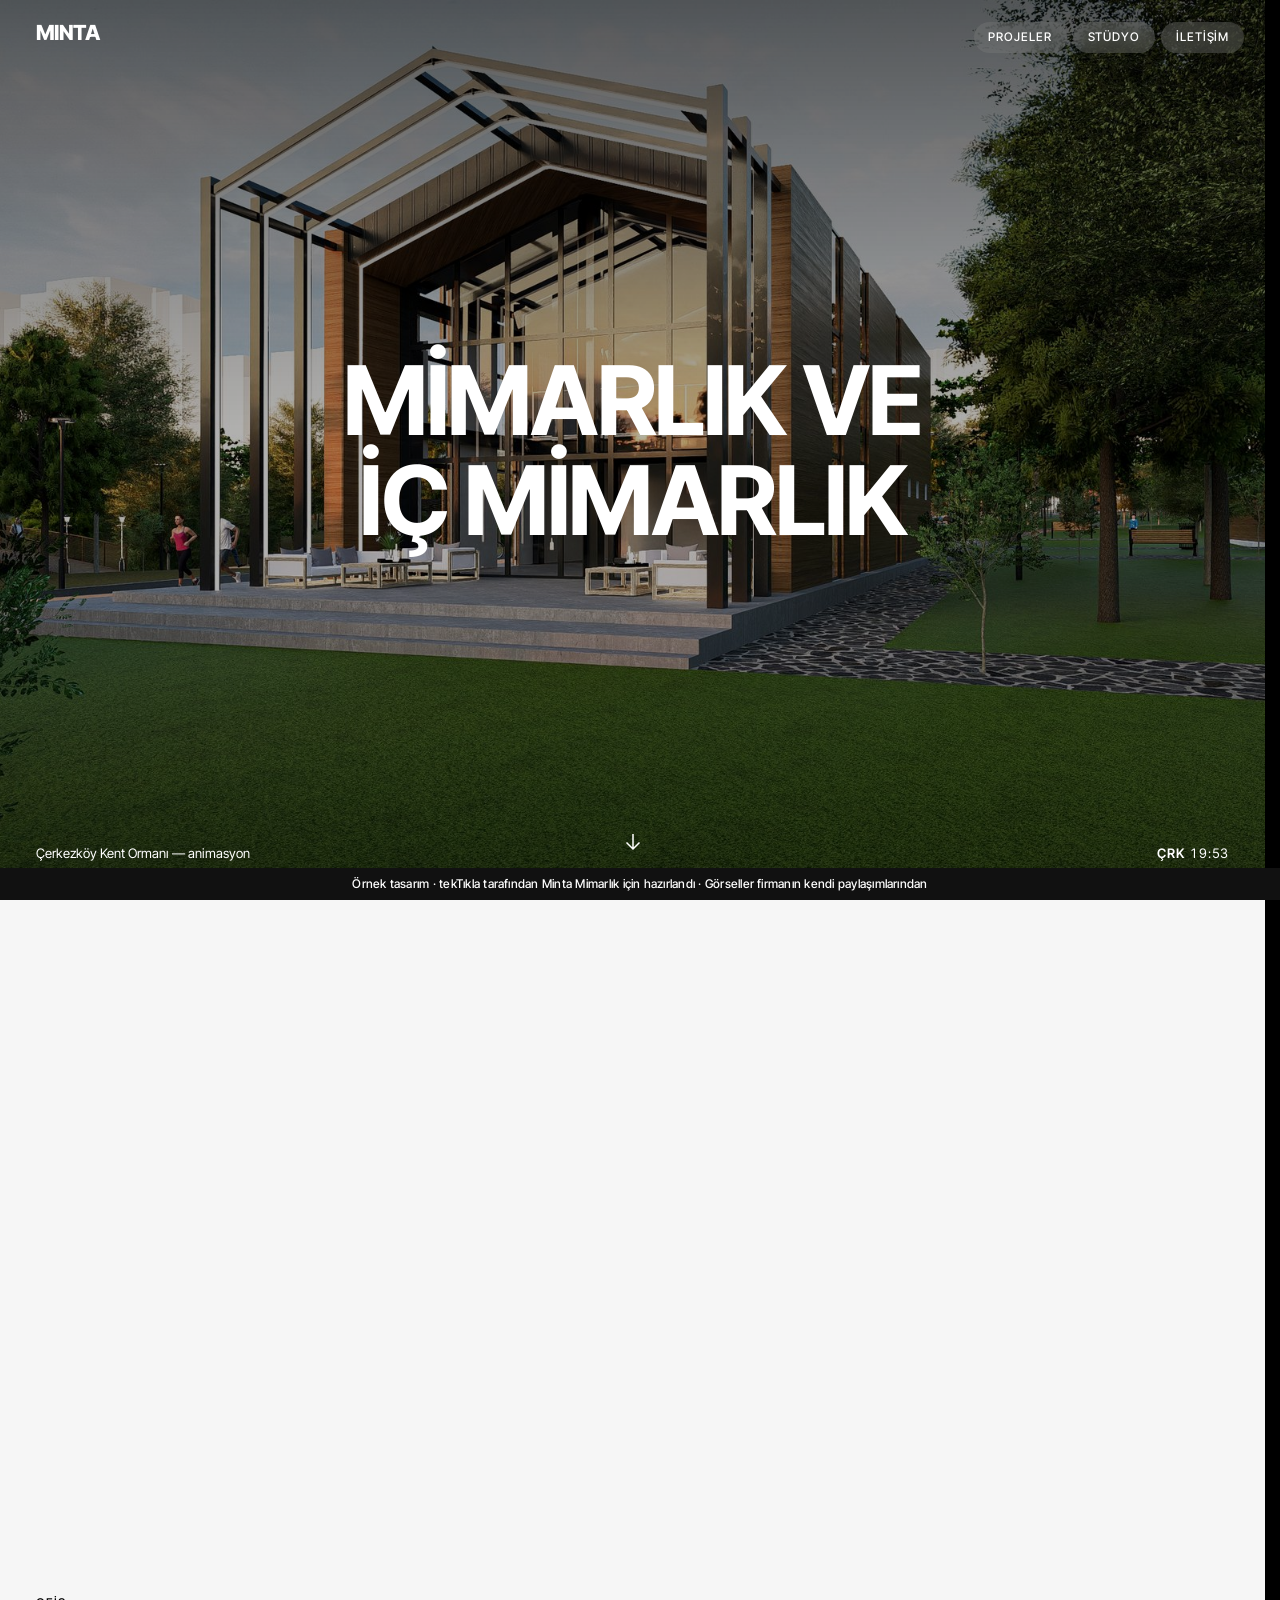
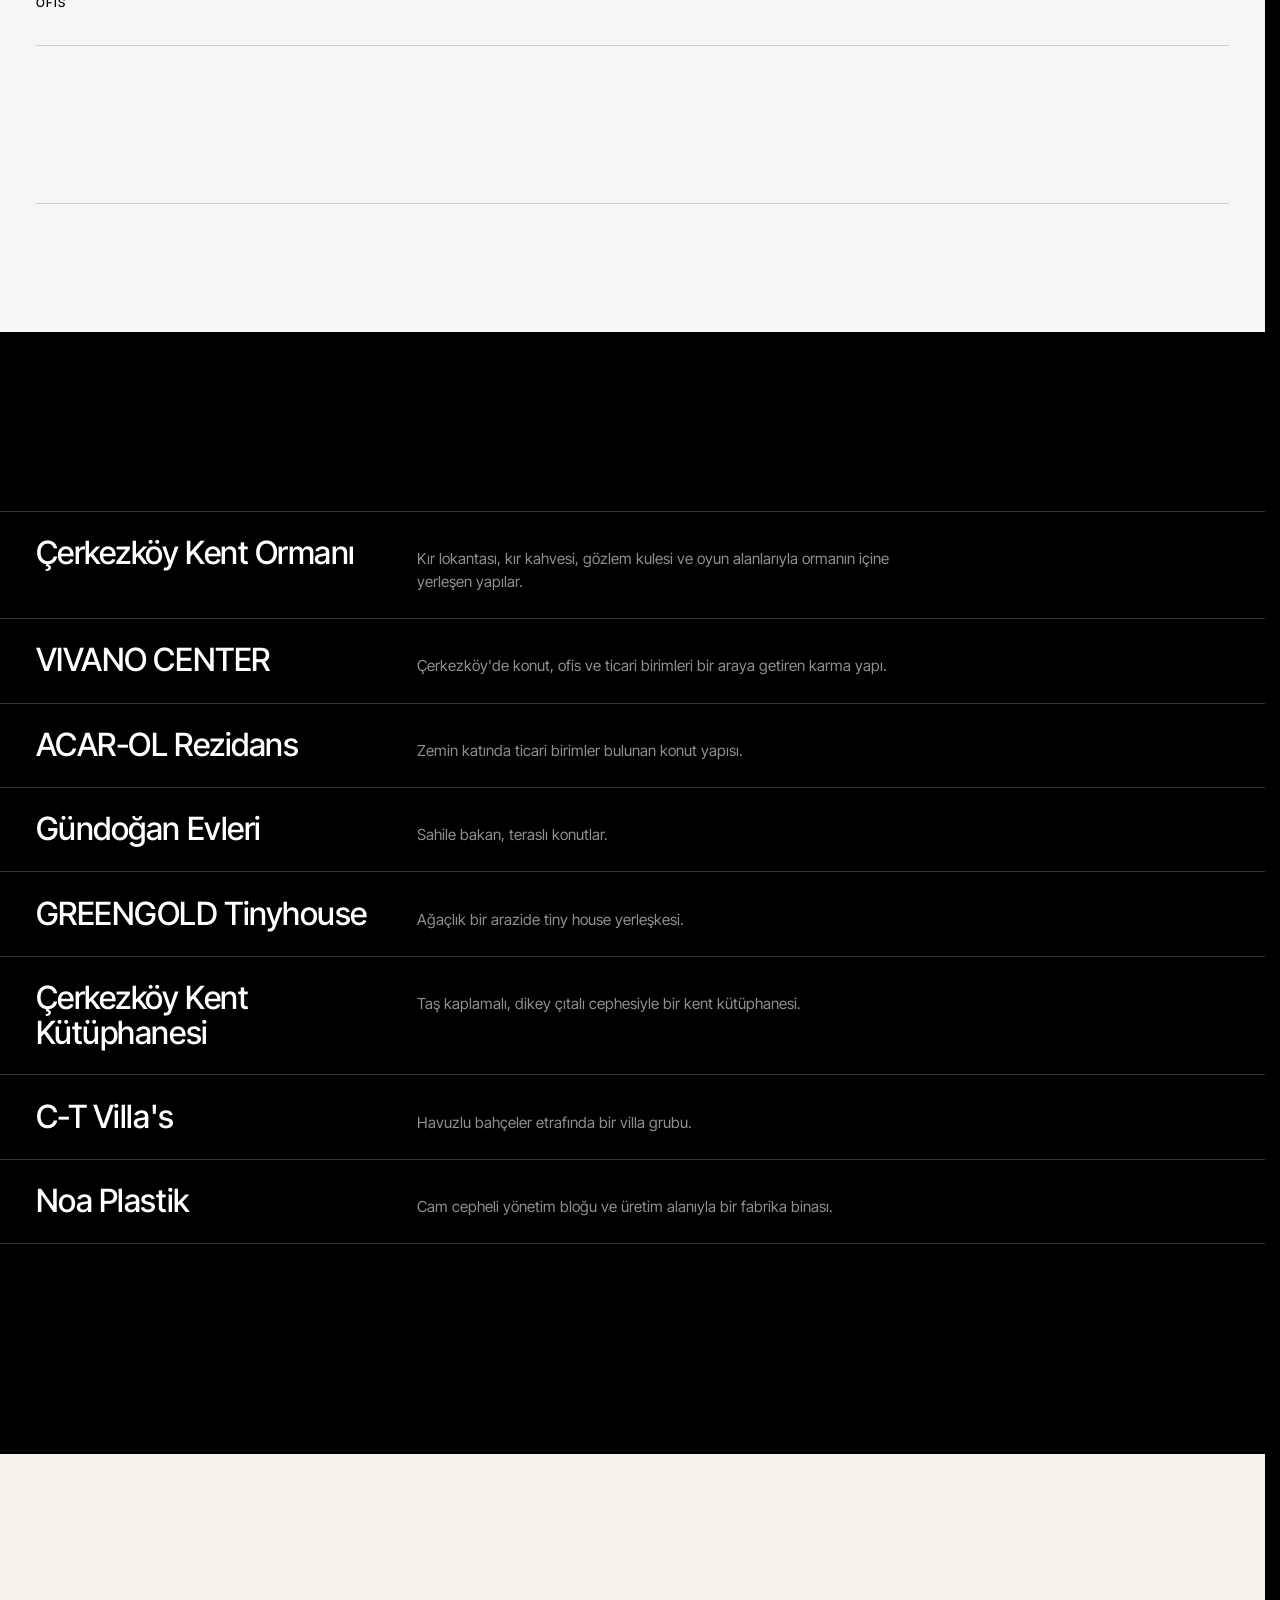
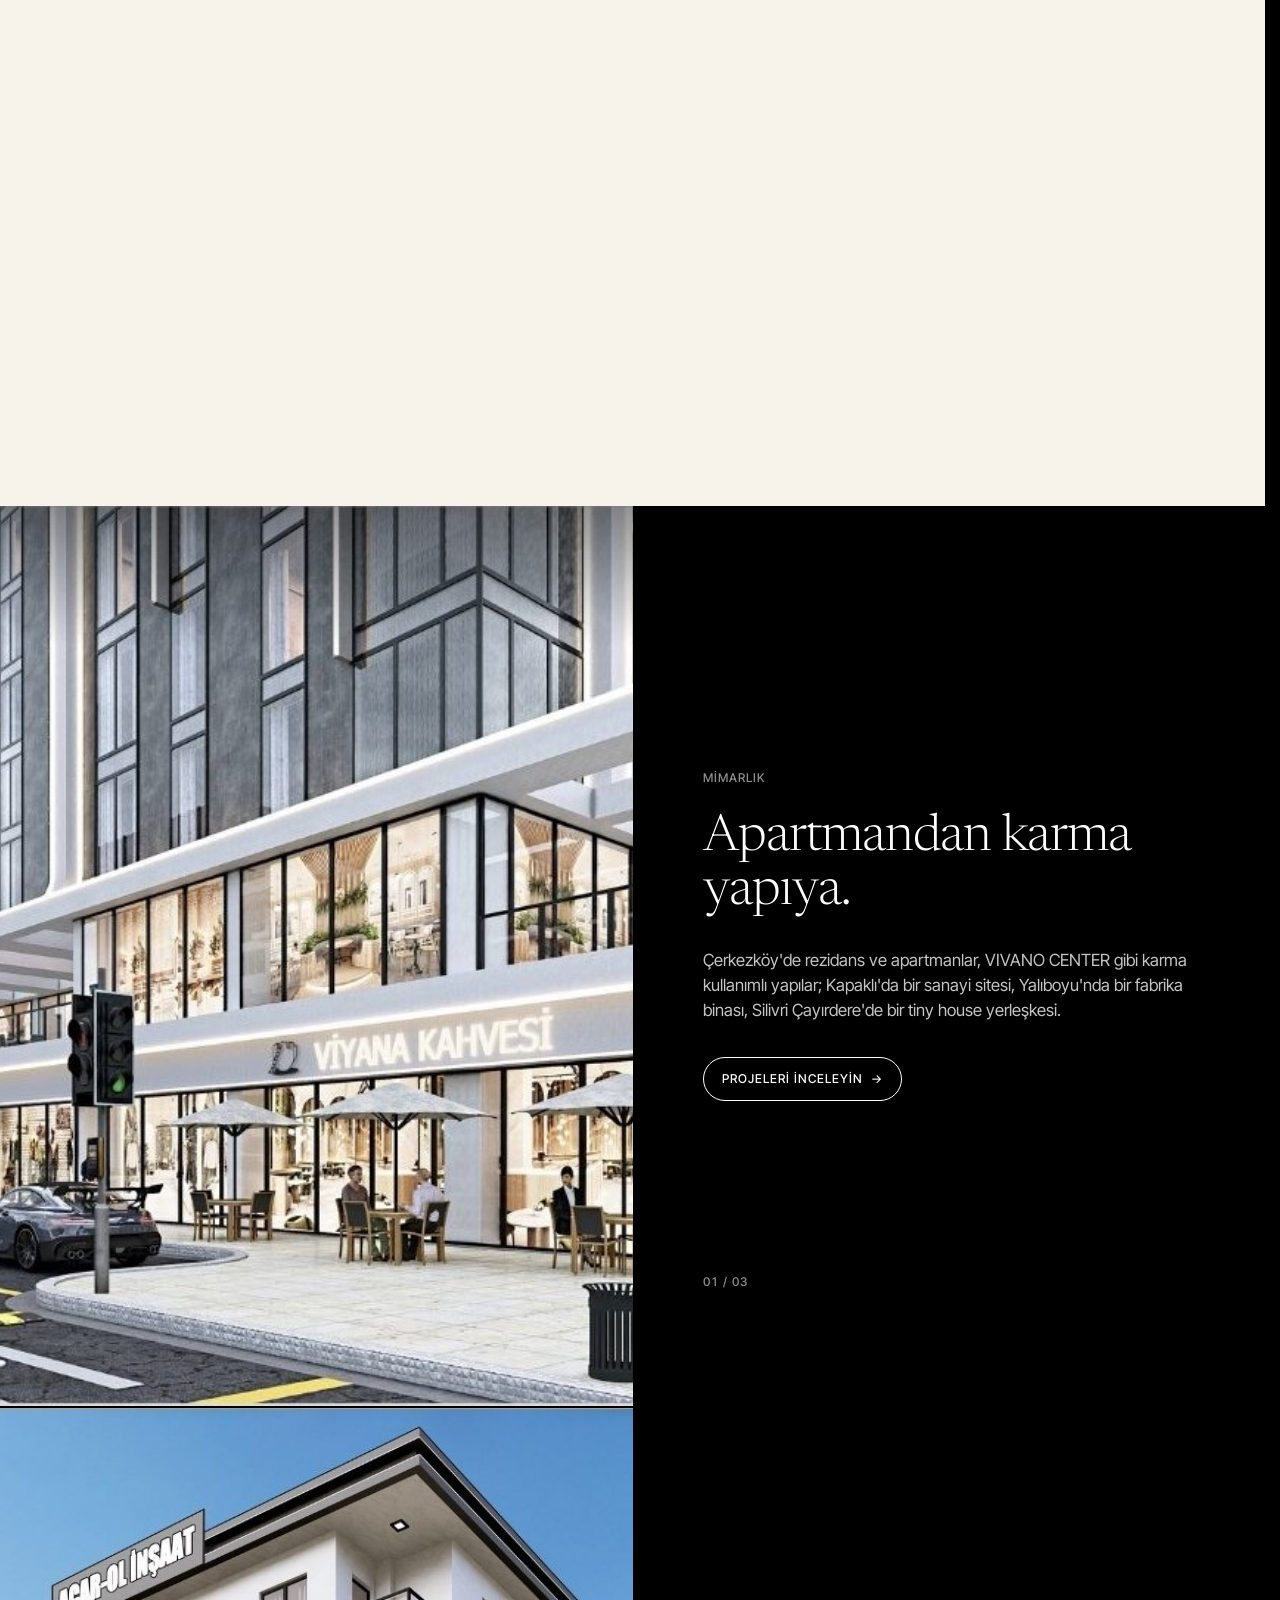
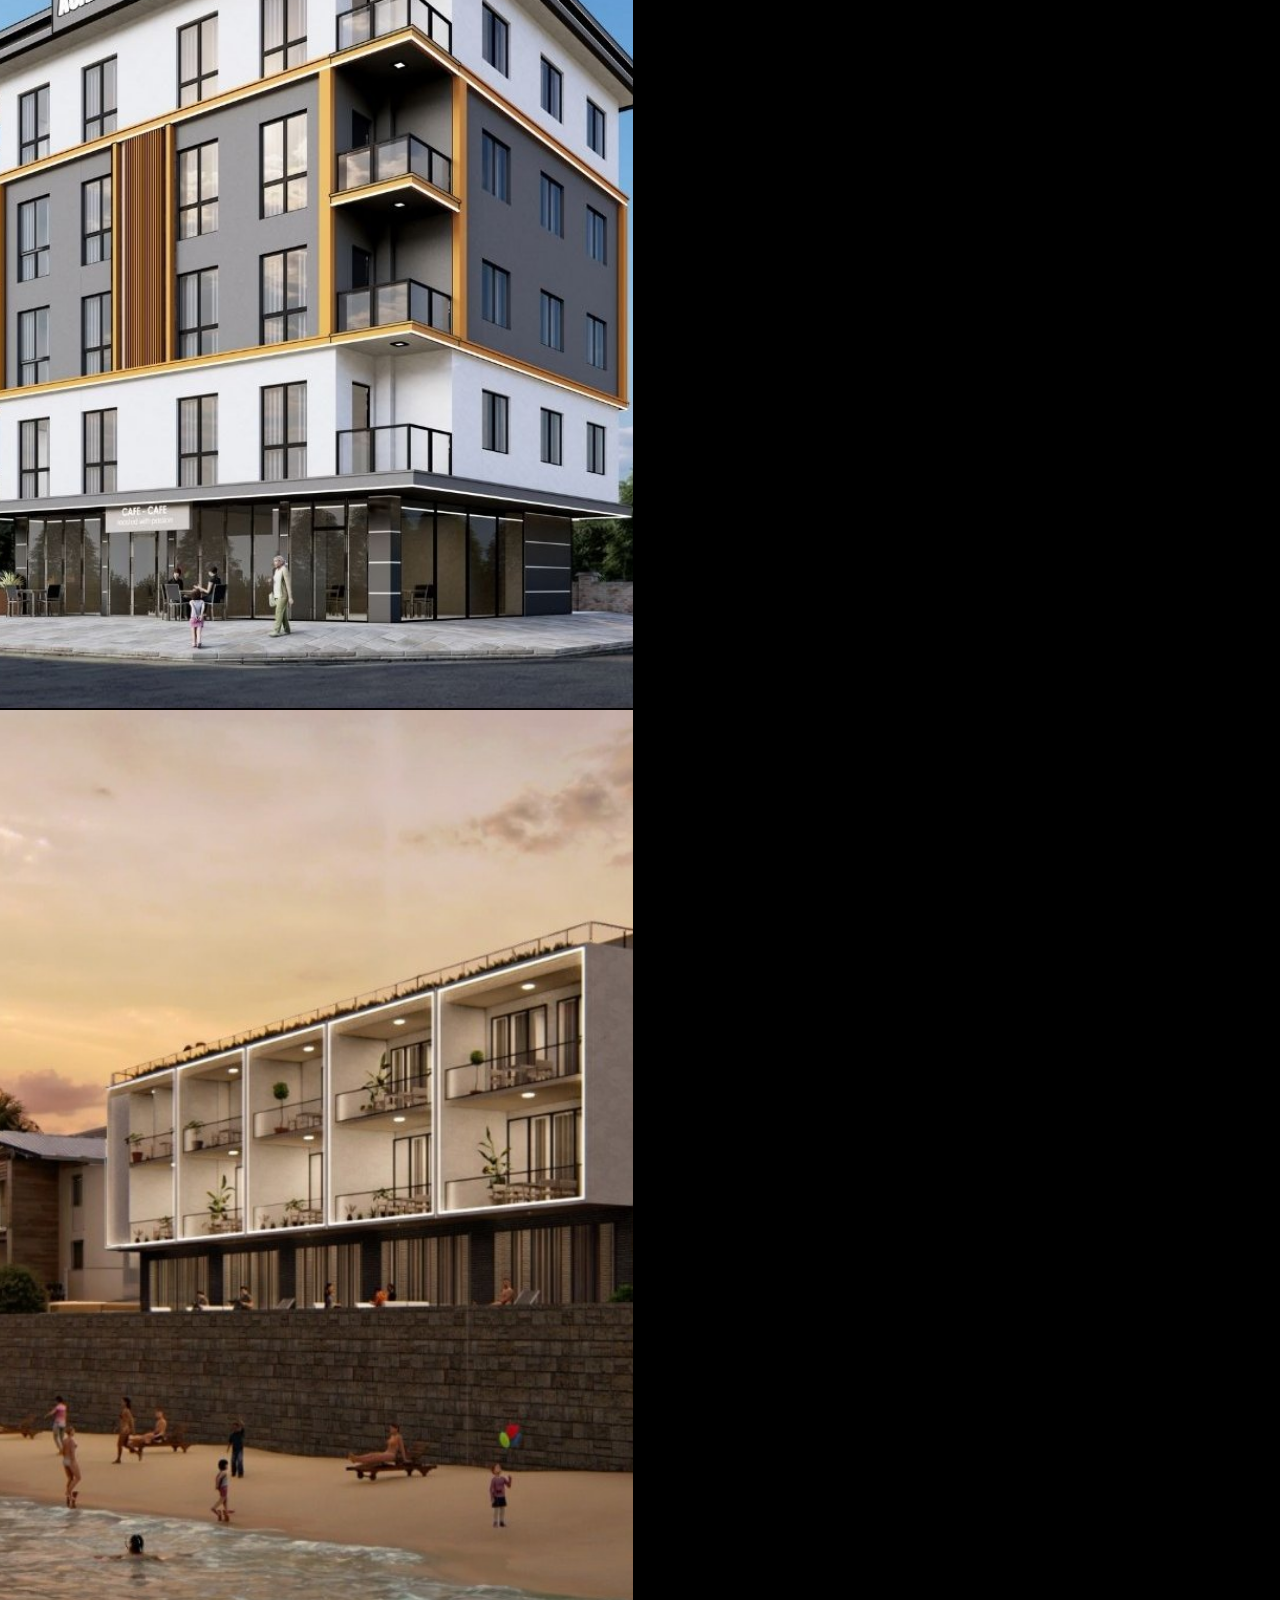
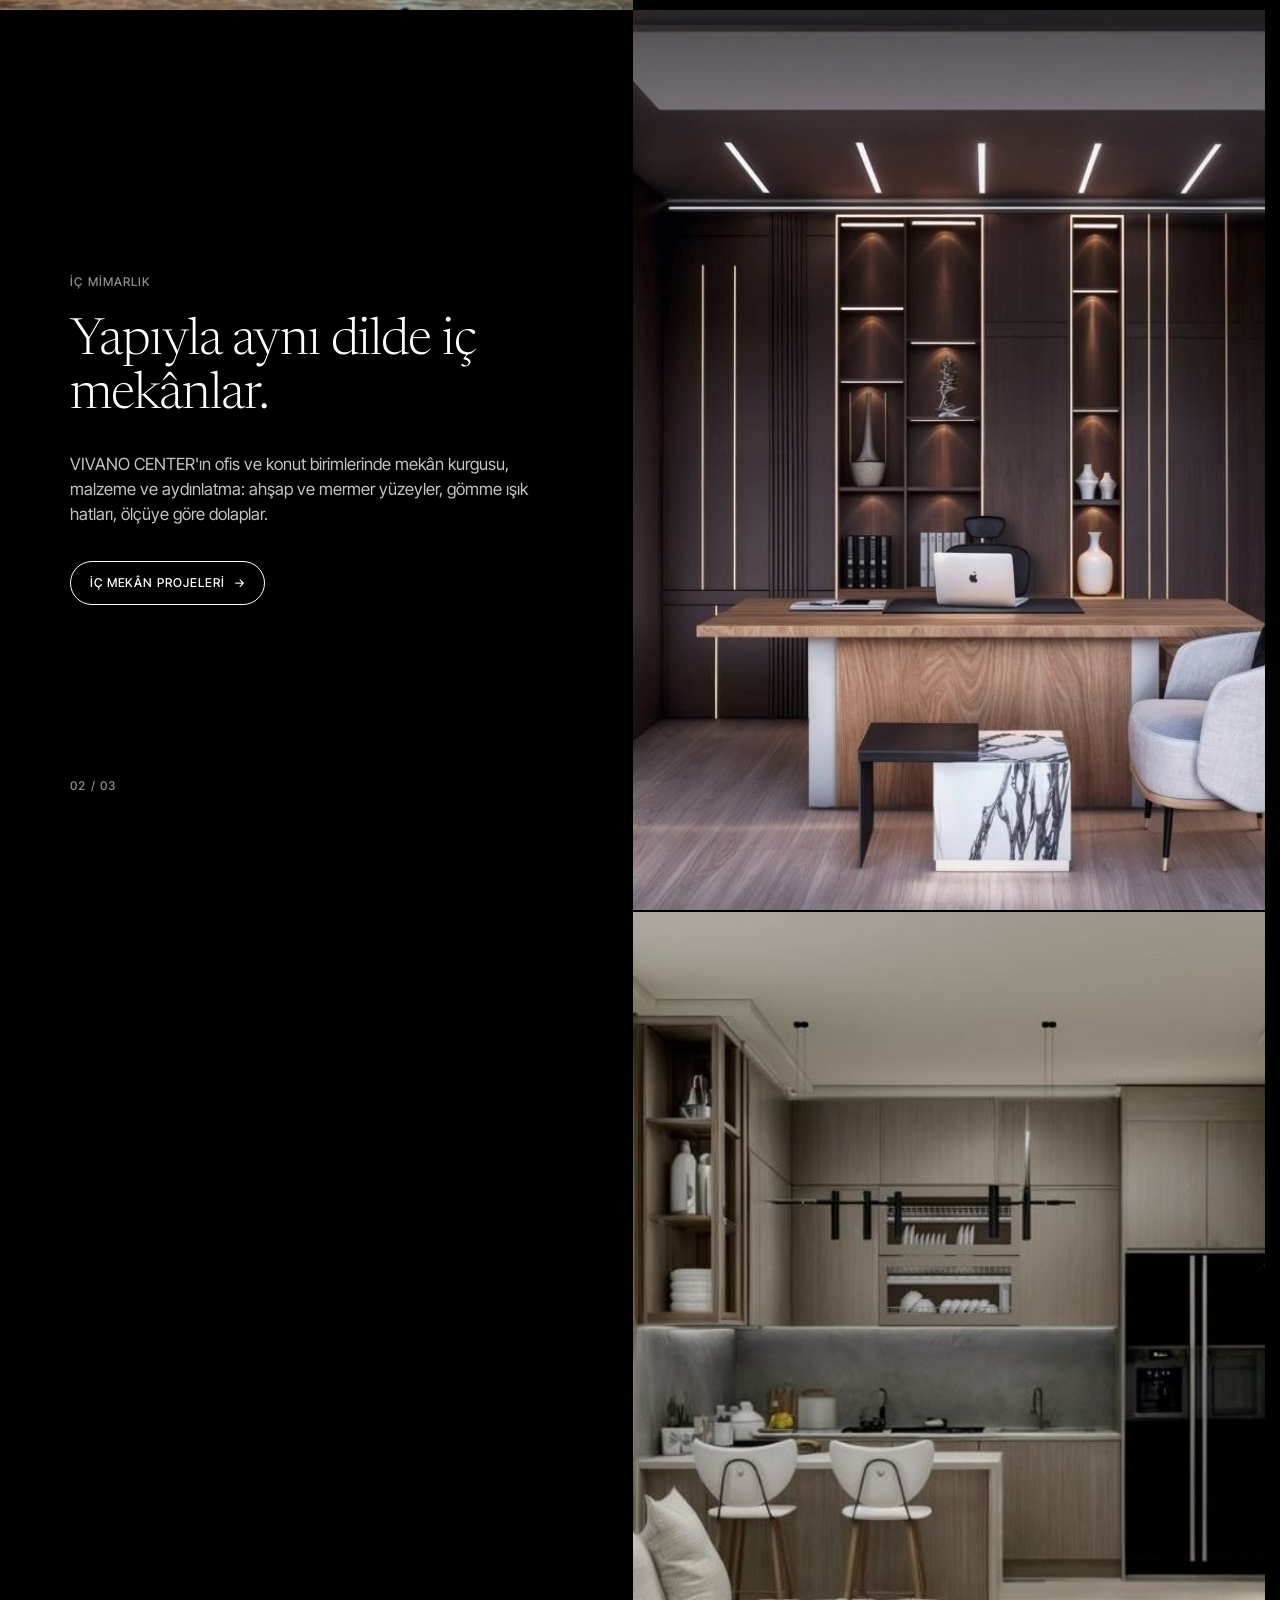
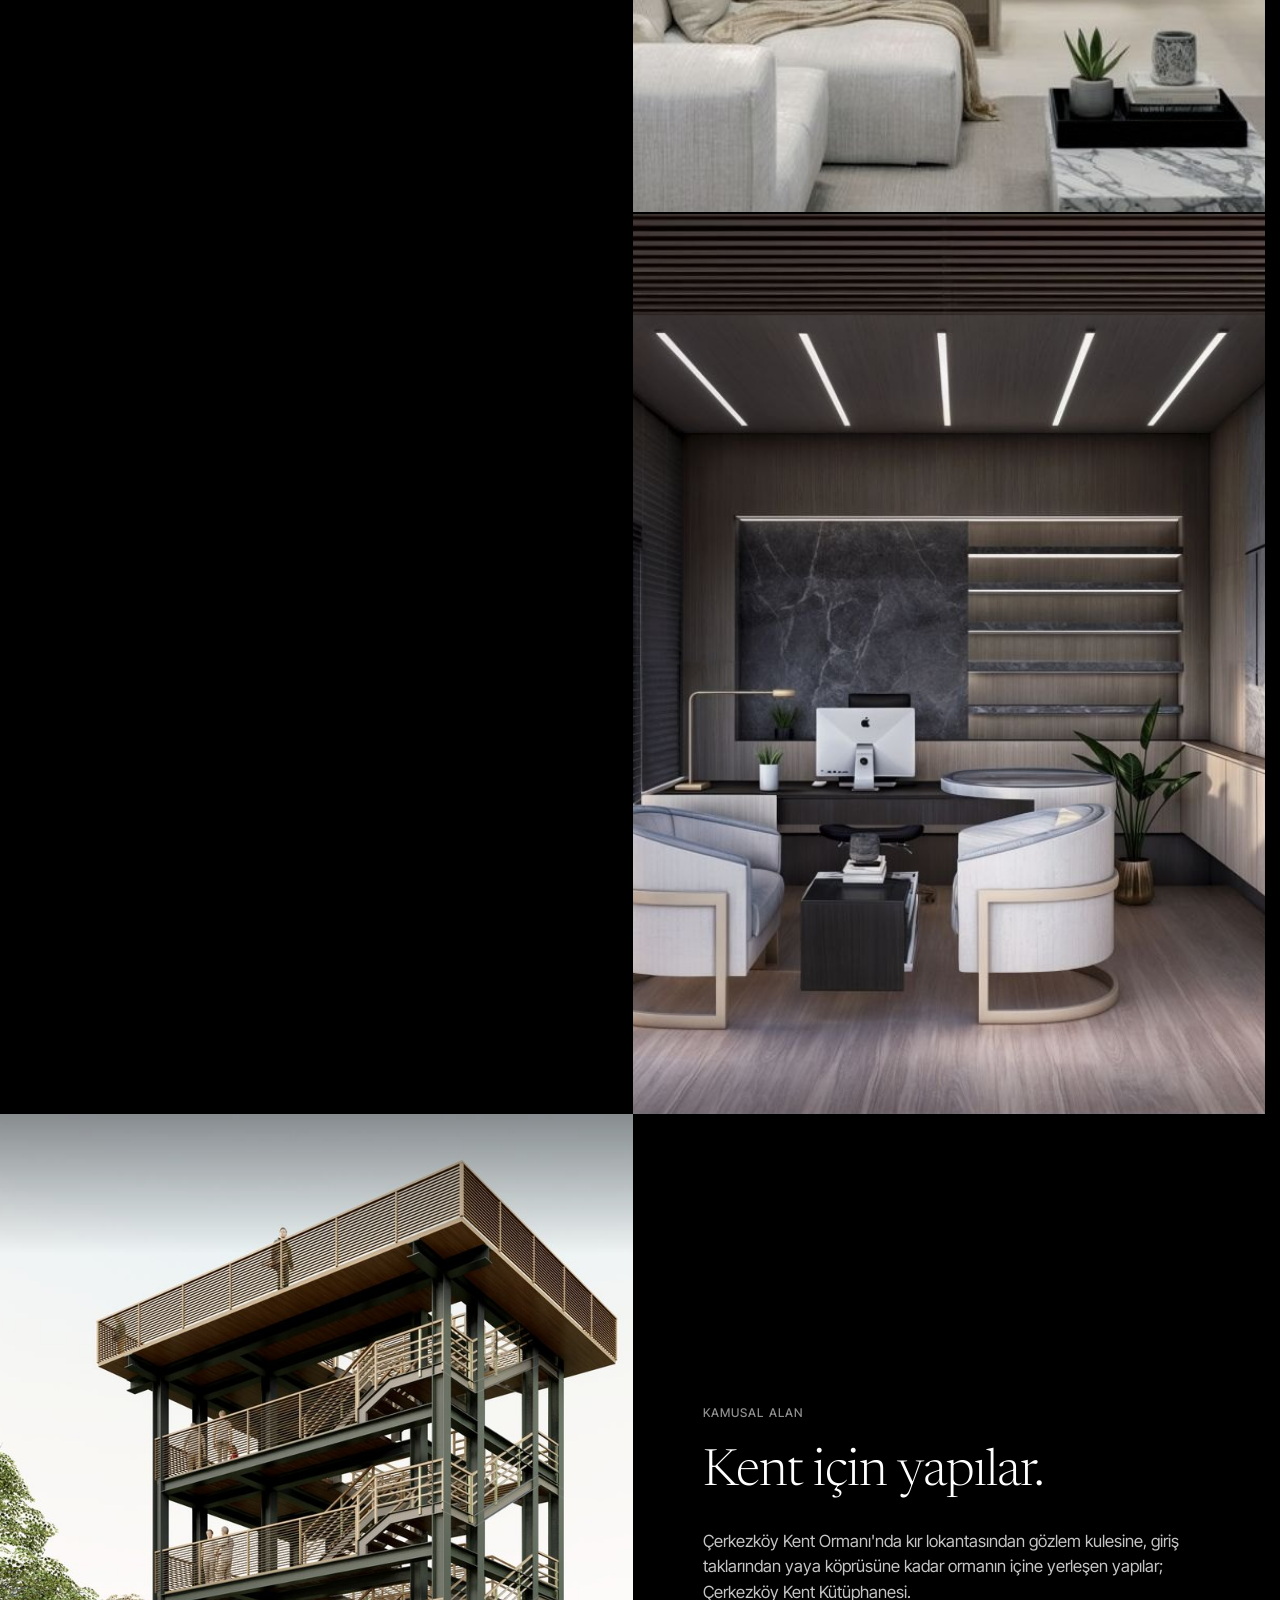
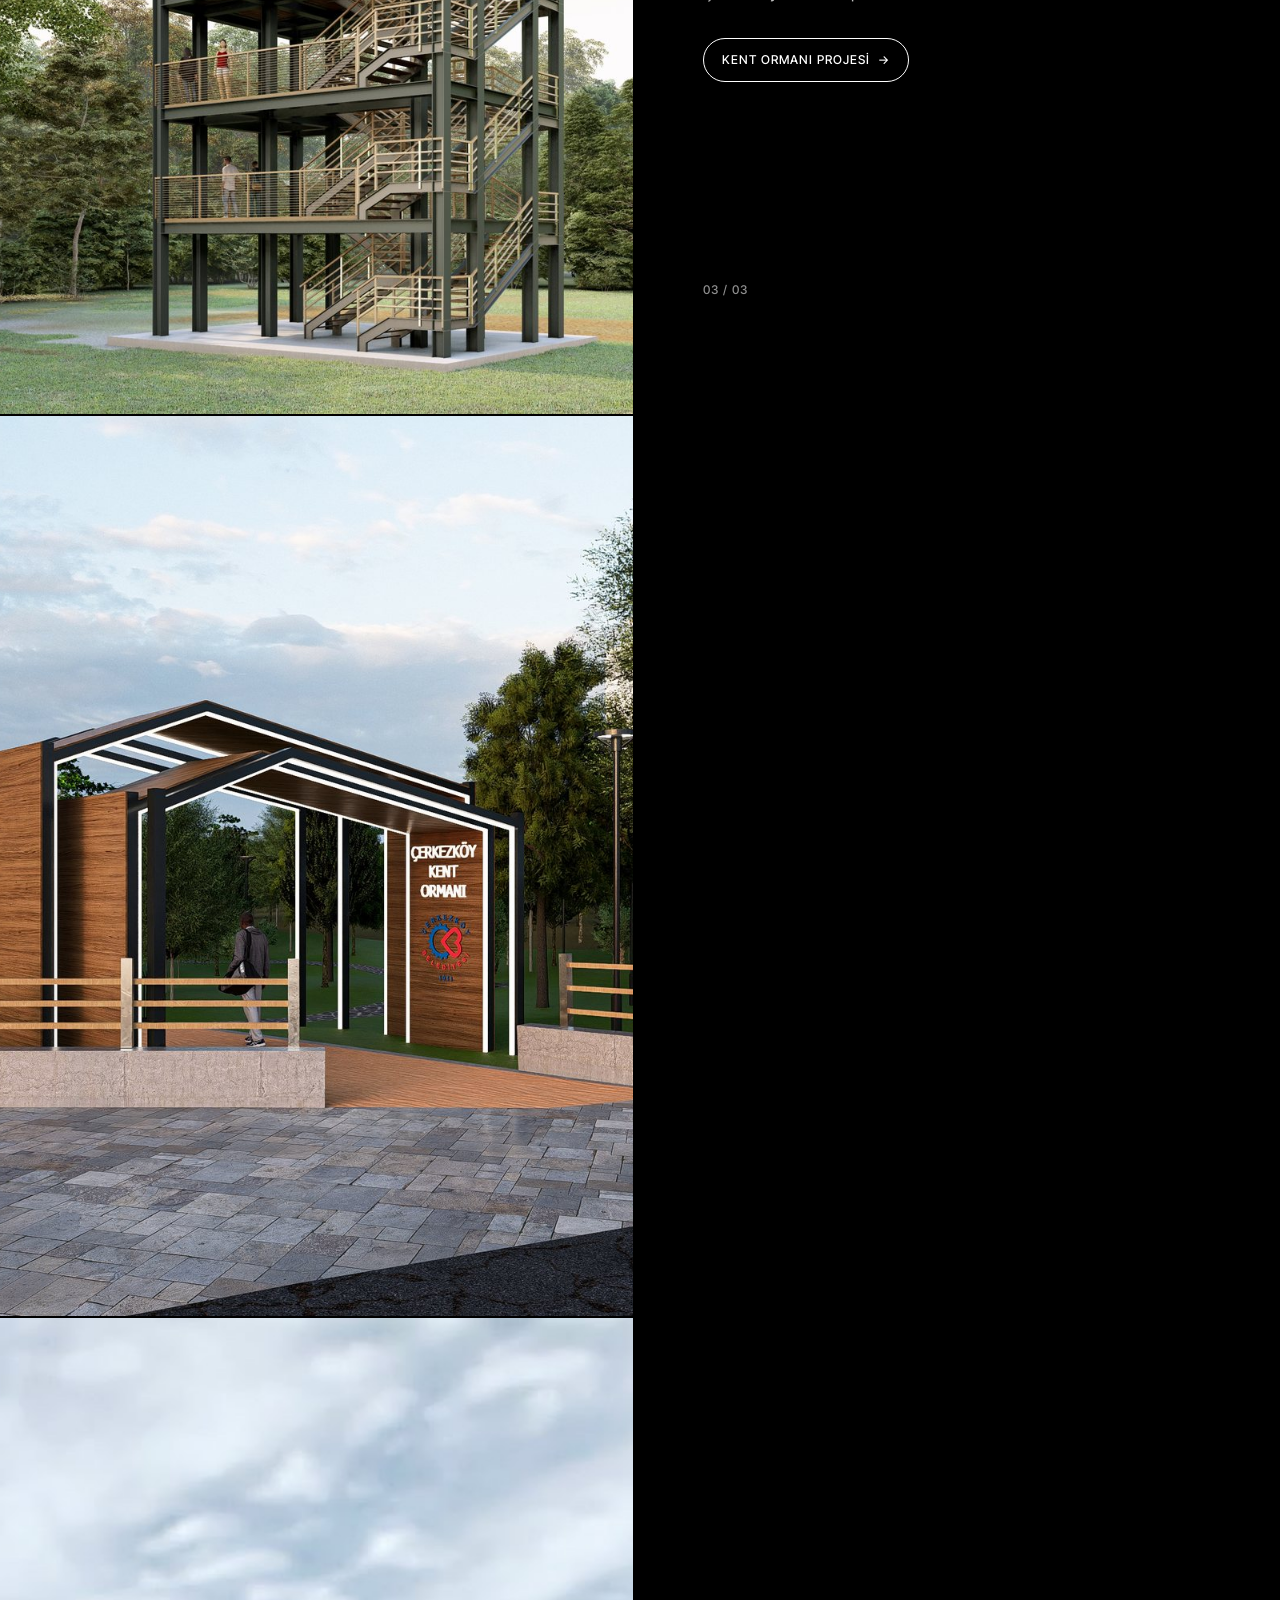
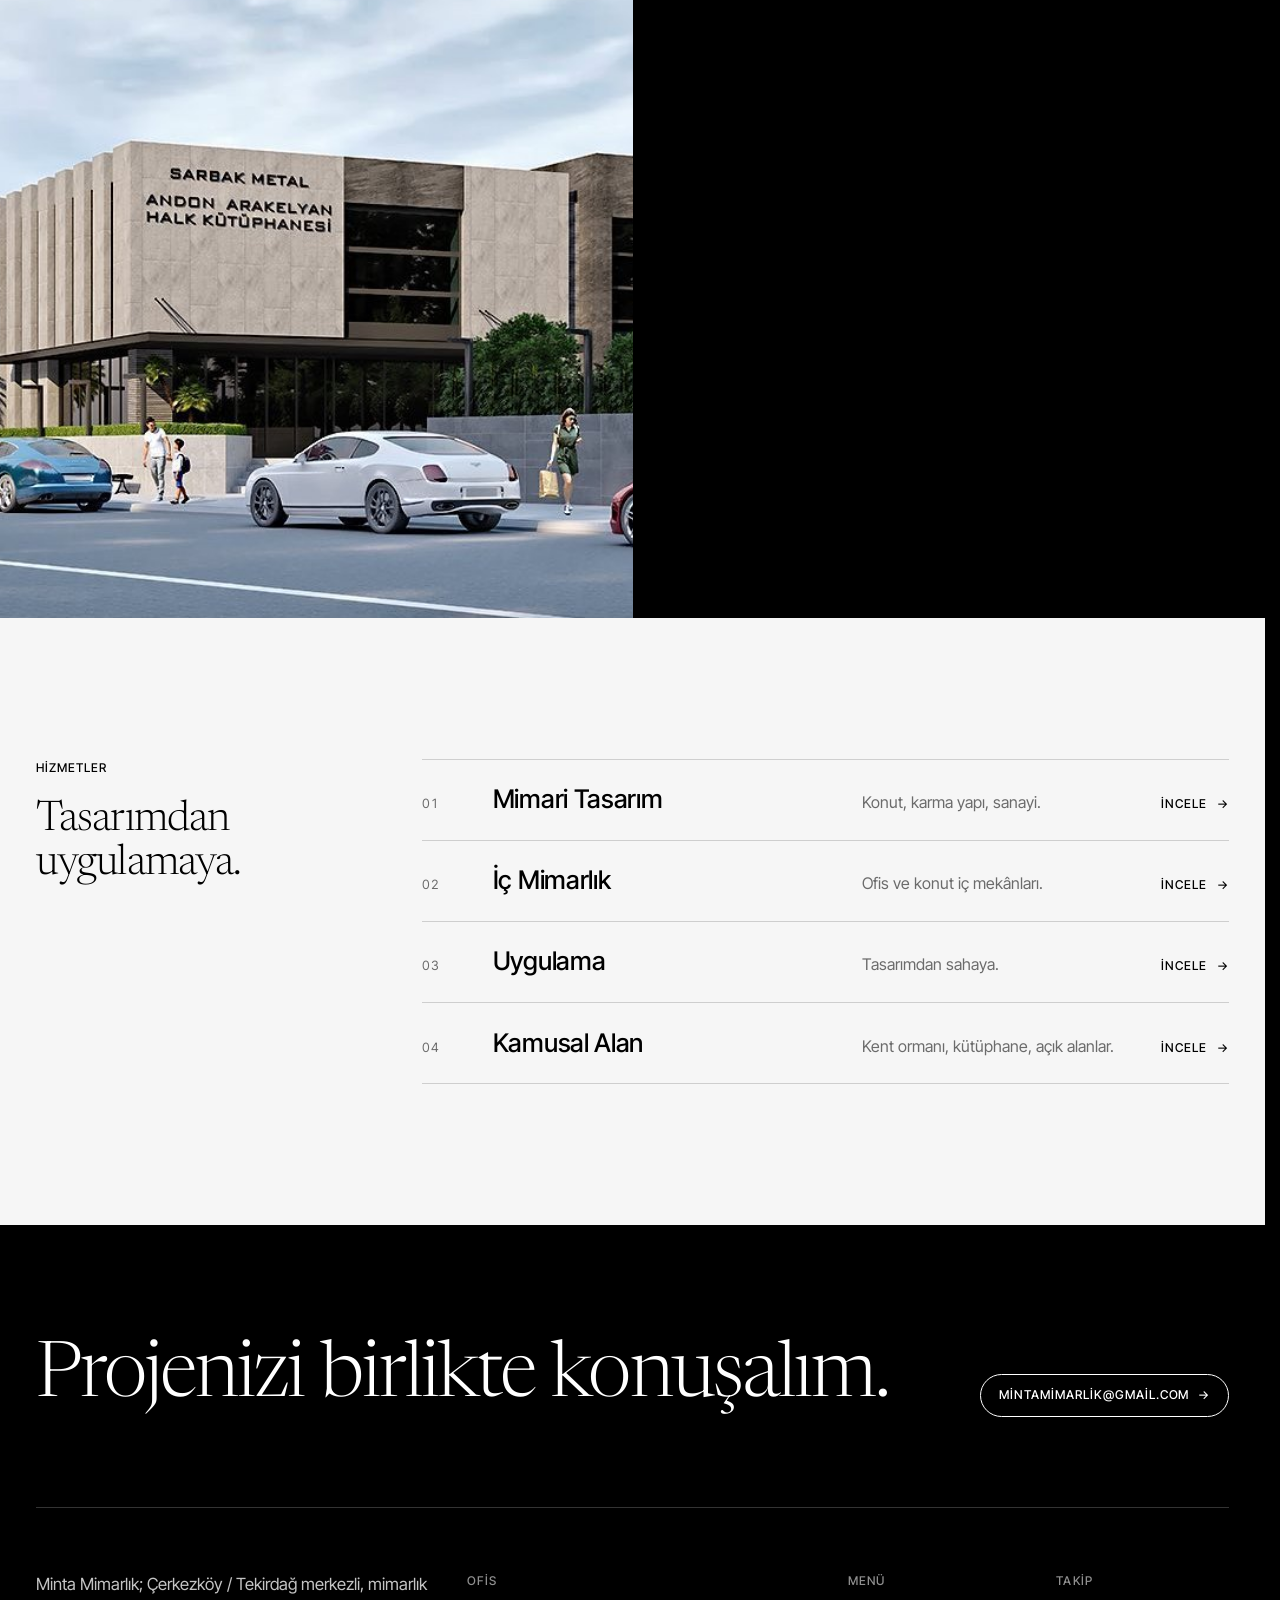
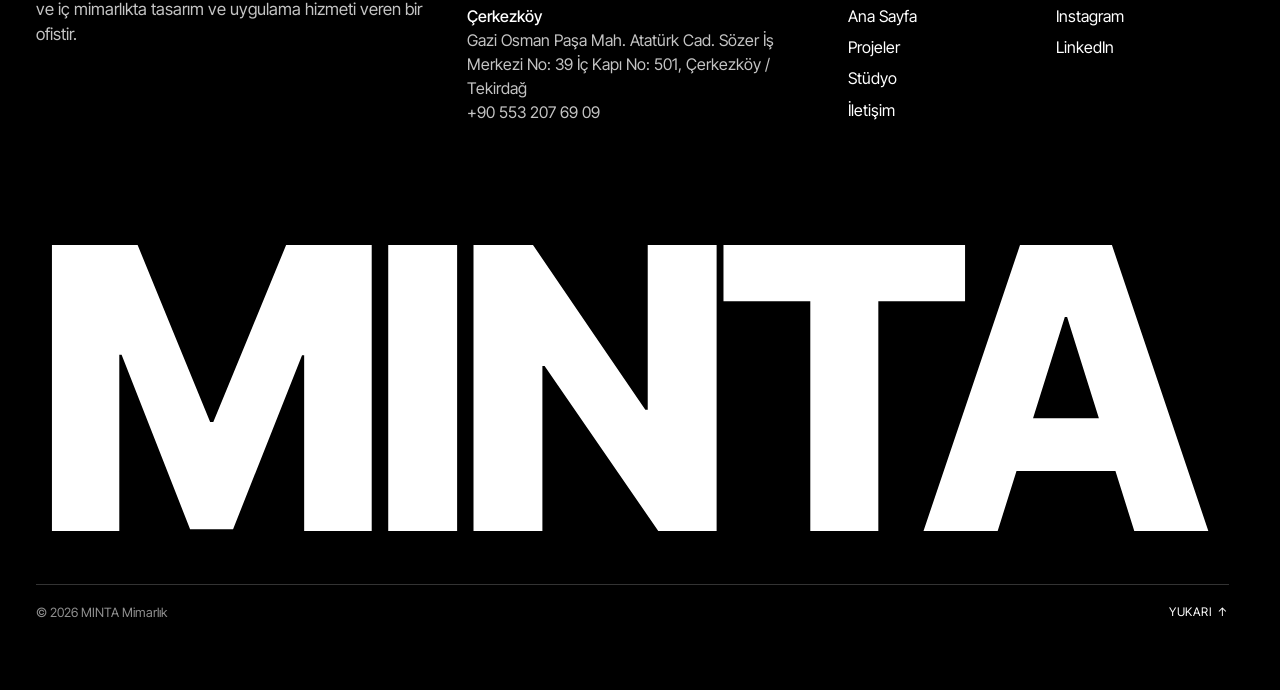
<file: index.html>
<!doctype html>
<html lang="tr">
<head>
<meta charset="utf-8">
<meta name="viewport" content="width=device-width, initial-scale=1">
<title>Minta Mimarlık — Çerkezköy, Tekirdağ</title>
<meta name="description" content="Minta Mimarlık: Çerkezköy, Tekirdağ merkezli mimarlık ve iç mimarlık ofisi. Konut, karma yapı, sanayi ve kamusal alan projelerinde tasarım ve uygulama.">
<meta property="og:title" content="Minta Mimarlık — Çerkezköy, Tekirdağ">
<meta property="og:description" content="Minta Mimarlık: Çerkezköy, Tekirdağ merkezli mimarlık ve iç mimarlık ofisi. Konut, karma yapı, sanayi ve kamusal alan projelerinde tasarım ve uygulama.">
<meta name="robots" content="noindex, nofollow">
<meta name="theme-color" content="#000000">
<link rel="icon" href="data:image/svg+xml,%3Csvg xmlns='http://www.w3.org/2000/svg' viewBox='0 0 32 32'%3E%3Crect width='32' height='32' fill='%23000'/%3E%3Cpath d='M9 23V9l7 9 7-9v14' fill='none' stroke='%23fff' stroke-width='2.4' stroke-linejoin='round'/%3E%3C/svg%3E">
<link rel="preconnect" href="https://fonts.googleapis.com">
<link rel="preconnect" href="https://fonts.gstatic.com" crossorigin>
<link href="https://fonts.googleapis.com/css2?family=Inter+Tight:wght@300;400;500;600;700;800&family=Newsreader:ital,opsz,wght@0,6..72,300;0,6..72,400;1,6..72,300&display=swap" rel="stylesheet">
<link rel="stylesheet" href="css/style.css">
<script src="js/boot.js"></script>
</head>
<body data-page="home">

<!-- Açılış ekranı: siyah zeminde büyük marka yazısı; site yüklendikçe küçülür ve logonun yerine oturur -->
<div class="preloader" aria-hidden="true">
  <div class="preloader-bg"></div>
  <div class="preloader-mark"><span class="logo-a"></span></div>
</div>

<!-- Sayfanın tüm içeriği js/data.js dosyasından üretilir -->
<div class="page" id="page"><main id="main"></main></div>

<!-- Sayfa geçişinde sağdan giren pastel panel -->
<div class="tpanel" aria-hidden="true"></div>

<noscript><p style="padding:2rem;font-family:sans-serif">Bu siteyi görüntülemek için tarayıcınızda JavaScript açık olmalıdır.</p></noscript>

<script src="js/data.js"></script>
<script src="js/main.js"></script>
<script src="js/demo-serit.js"></script>
</body>
</html>
</file>
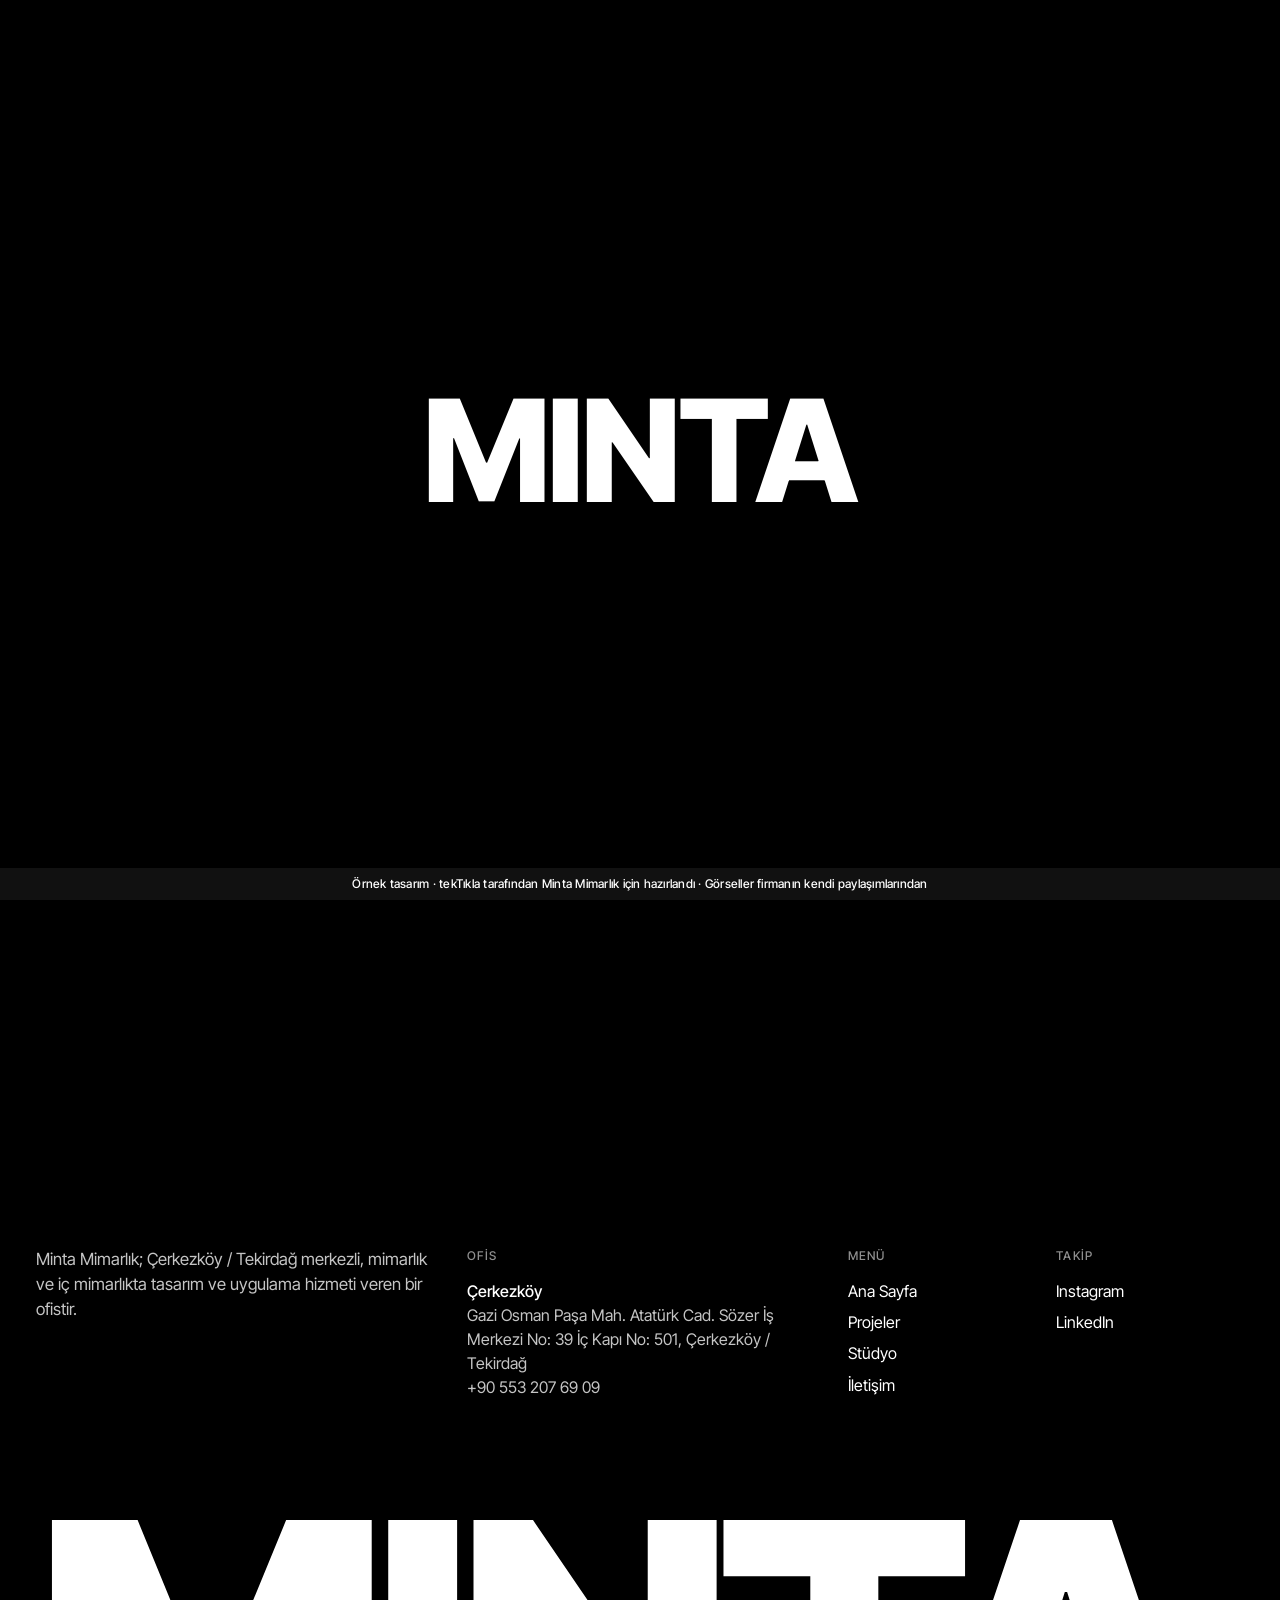
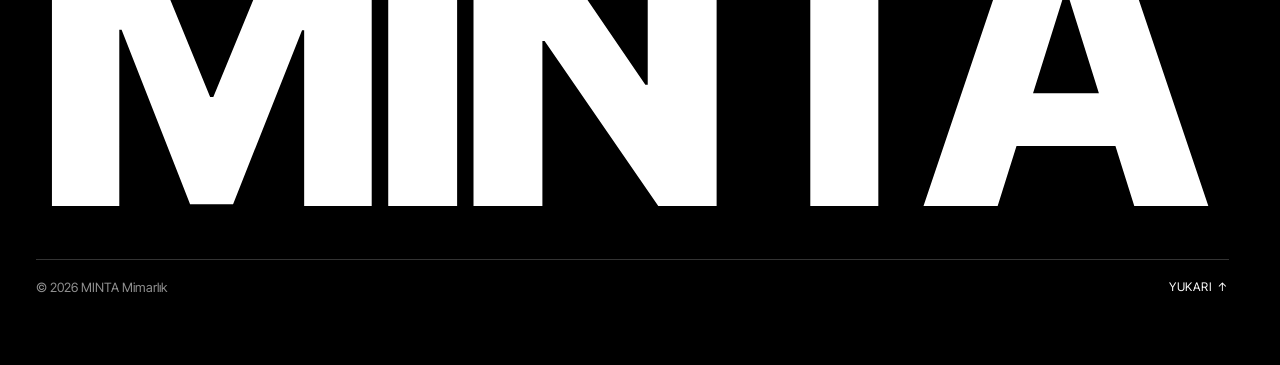
<file: proje.html>
<!doctype html>
<html lang="tr">
<head>
<meta charset="utf-8">
<meta name="viewport" content="width=device-width, initial-scale=1">
<title>Minta Mimarlık — Çerkezköy, Tekirdağ</title>
<meta name="description" content="Minta Mimarlık: Çerkezköy, Tekirdağ merkezli mimarlık ve iç mimarlık ofisi. Konut, karma yapı, sanayi ve kamusal alan projelerinde tasarım ve uygulama.">
<meta property="og:title" content="Minta Mimarlık — Çerkezköy, Tekirdağ">
<meta property="og:description" content="Minta Mimarlık: Çerkezköy, Tekirdağ merkezli mimarlık ve iç mimarlık ofisi. Konut, karma yapı, sanayi ve kamusal alan projelerinde tasarım ve uygulama.">
<meta name="robots" content="noindex, nofollow">
<meta name="theme-color" content="#000000">
<link rel="icon" href="data:image/svg+xml,%3Csvg xmlns='http://www.w3.org/2000/svg' viewBox='0 0 32 32'%3E%3Crect width='32' height='32' fill='%23000'/%3E%3Cpath d='M9 23V9l7 9 7-9v14' fill='none' stroke='%23fff' stroke-width='2.4' stroke-linejoin='round'/%3E%3C/svg%3E">
<link rel="preconnect" href="https://fonts.googleapis.com">
<link rel="preconnect" href="https://fonts.gstatic.com" crossorigin>
<link href="https://fonts.googleapis.com/css2?family=Inter+Tight:wght@300;400;500;600;700;800&family=Newsreader:ital,opsz,wght@0,6..72,300;0,6..72,400;1,6..72,300&display=swap" rel="stylesheet">
<link rel="stylesheet" href="css/style.css">
<script src="js/boot.js"></script>
</head>
<body data-page="project">

<!-- Açılış ekranı: siyah zeminde büyük marka yazısı; site yüklendikçe küçülür ve logonun yerine oturur -->
<div class="preloader" aria-hidden="true">
  <div class="preloader-bg"></div>
  <div class="preloader-mark"><span class="logo-a"></span></div>
</div>

<!-- Sayfanın tüm içeriği js/data.js dosyasından üretilir -->
<div class="page" id="page"><main id="main"></main></div>

<!-- Sayfa geçişinde sağdan giren pastel panel -->
<div class="tpanel" aria-hidden="true"></div>

<noscript><p style="padding:2rem;font-family:sans-serif">Bu siteyi görüntülemek için tarayıcınızda JavaScript açık olmalıdır.</p></noscript>

<script src="js/data.js"></script>
<script src="js/main.js"></script>
<script src="js/demo-serit.js"></script>
</body>
</html>
</file>
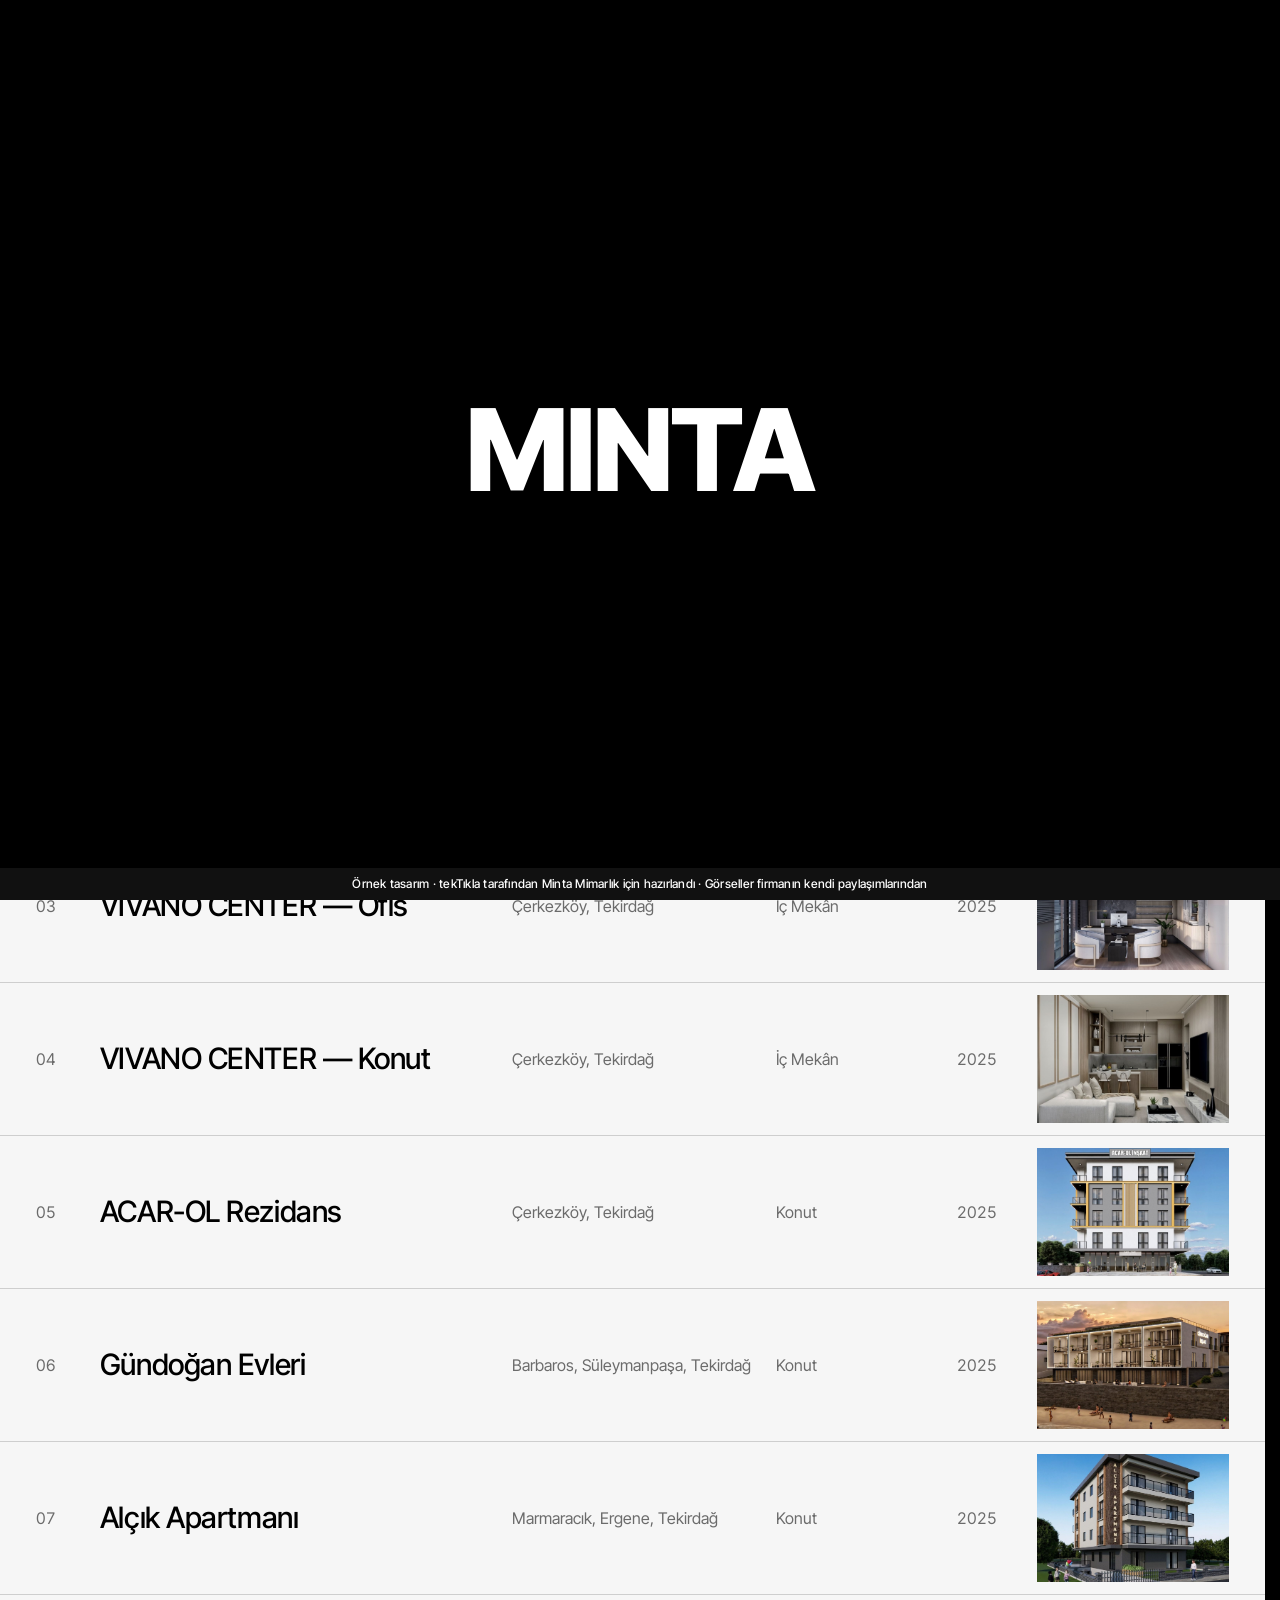
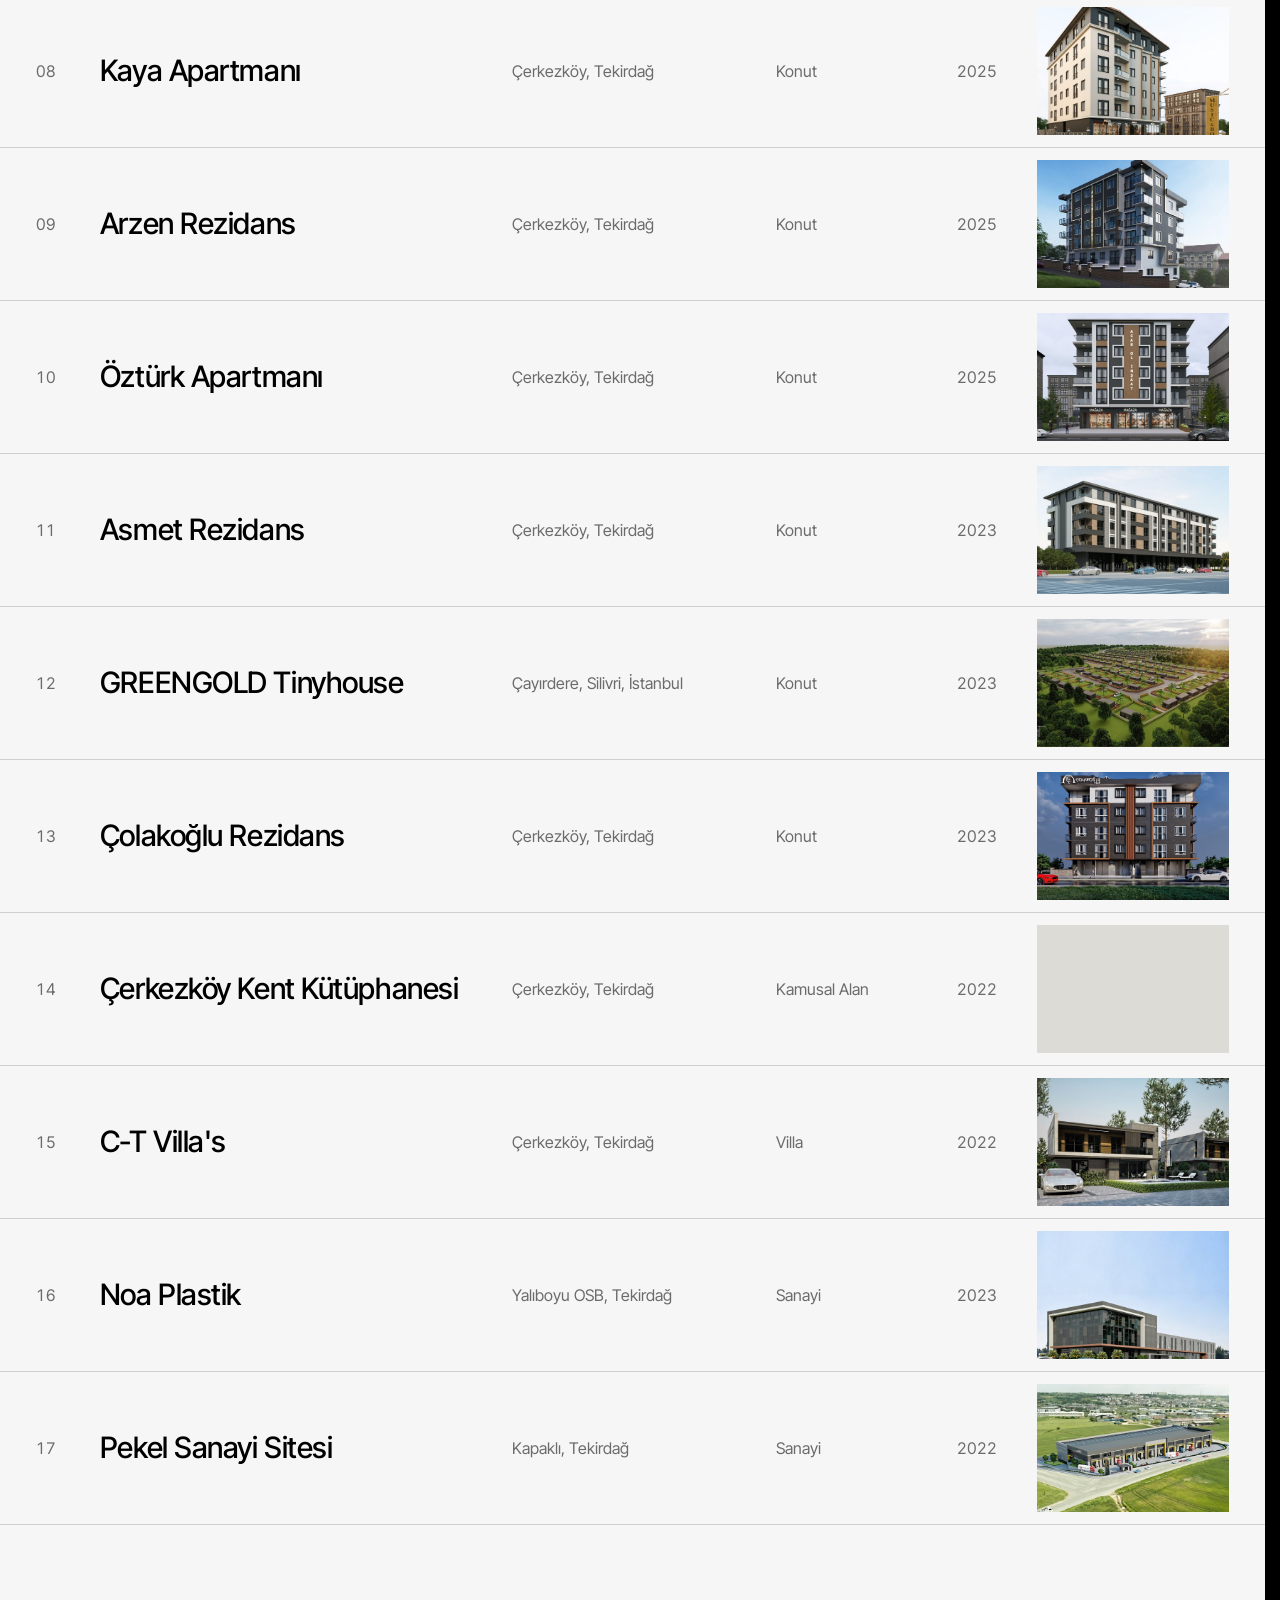
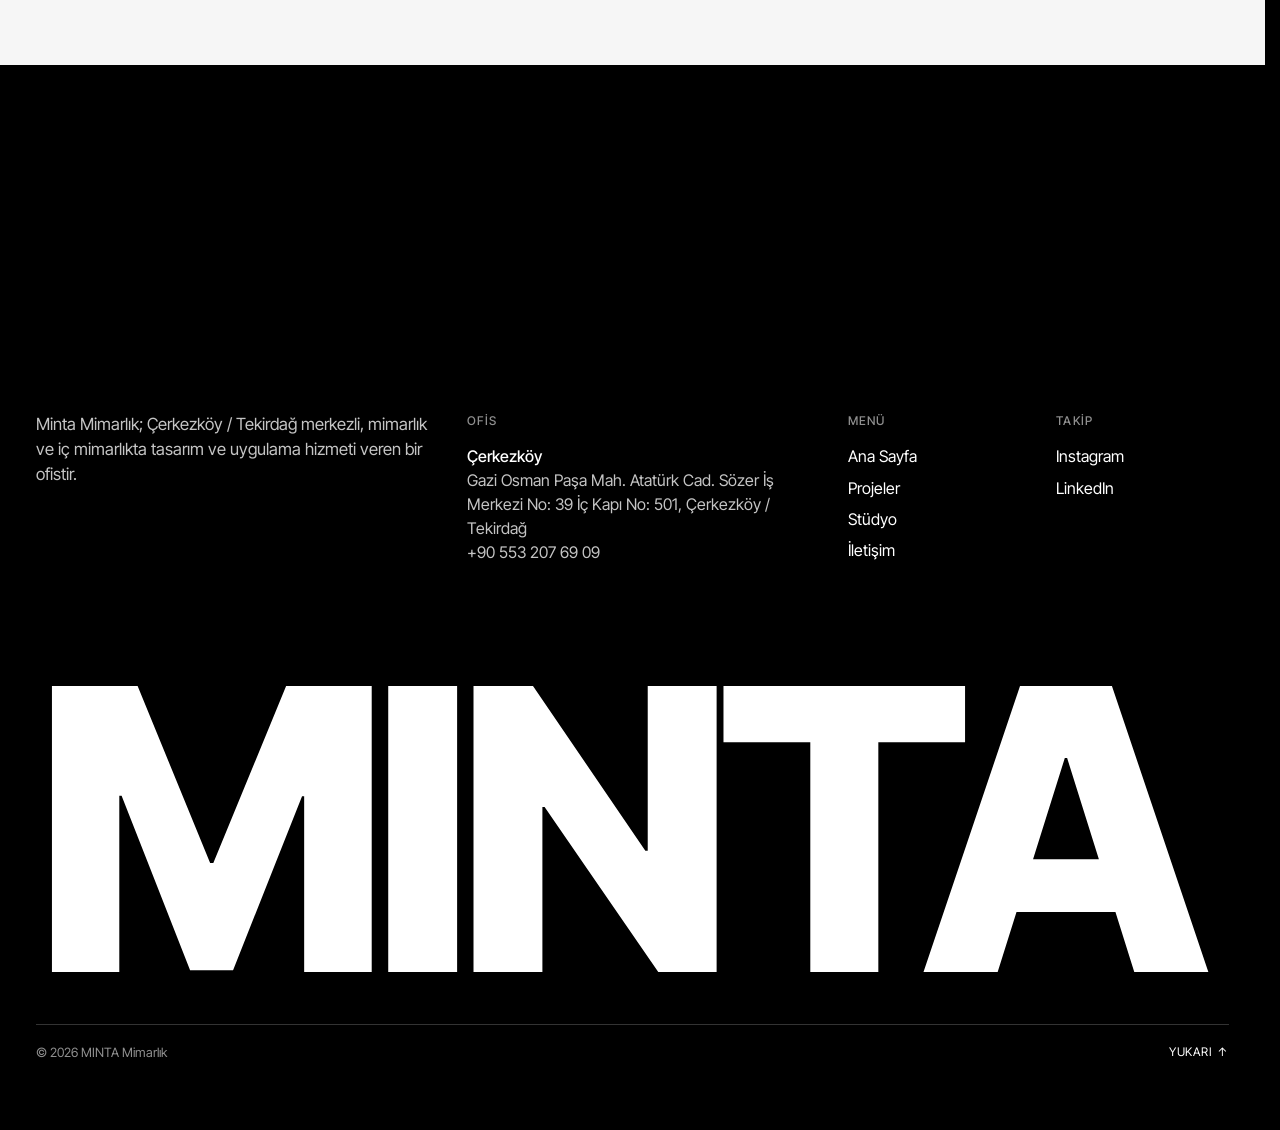
<file: projeler.html>
<!doctype html>
<html lang="tr">
<head>
<meta charset="utf-8">
<meta name="viewport" content="width=device-width, initial-scale=1">
<title>Minta Mimarlık — Çerkezköy, Tekirdağ</title>
<meta name="description" content="Minta Mimarlık: Çerkezköy, Tekirdağ merkezli mimarlık ve iç mimarlık ofisi. Konut, karma yapı, sanayi ve kamusal alan projelerinde tasarım ve uygulama.">
<meta property="og:title" content="Minta Mimarlık — Çerkezköy, Tekirdağ">
<meta property="og:description" content="Minta Mimarlık: Çerkezköy, Tekirdağ merkezli mimarlık ve iç mimarlık ofisi. Konut, karma yapı, sanayi ve kamusal alan projelerinde tasarım ve uygulama.">
<meta name="robots" content="noindex, nofollow">
<meta name="theme-color" content="#000000">
<link rel="icon" href="data:image/svg+xml,%3Csvg xmlns='http://www.w3.org/2000/svg' viewBox='0 0 32 32'%3E%3Crect width='32' height='32' fill='%23000'/%3E%3Cpath d='M9 23V9l7 9 7-9v14' fill='none' stroke='%23fff' stroke-width='2.4' stroke-linejoin='round'/%3E%3C/svg%3E">
<link rel="preconnect" href="https://fonts.googleapis.com">
<link rel="preconnect" href="https://fonts.gstatic.com" crossorigin>
<link href="https://fonts.googleapis.com/css2?family=Inter+Tight:wght@300;400;500;600;700;800&family=Newsreader:ital,opsz,wght@0,6..72,300;0,6..72,400;1,6..72,300&display=swap" rel="stylesheet">
<link rel="stylesheet" href="css/style.css">
<script src="js/boot.js"></script>
</head>
<body data-page="projects">

<!-- Açılış ekranı: siyah zeminde büyük marka yazısı; site yüklendikçe küçülür ve logonun yerine oturur -->
<div class="preloader" aria-hidden="true">
  <div class="preloader-bg"></div>
  <div class="preloader-mark"><span class="logo-a"></span></div>
</div>

<!-- Sayfanın tüm içeriği js/data.js dosyasından üretilir -->
<div class="page" id="page"><main id="main"></main></div>

<!-- Sayfa geçişinde sağdan giren pastel panel -->
<div class="tpanel" aria-hidden="true"></div>

<noscript><p style="padding:2rem;font-family:sans-serif">Bu siteyi görüntülemek için tarayıcınızda JavaScript açık olmalıdır.</p></noscript>

<script src="js/data.js"></script>
<script src="js/main.js"></script>
<script src="js/demo-serit.js"></script>
</body>
</html>
</file>
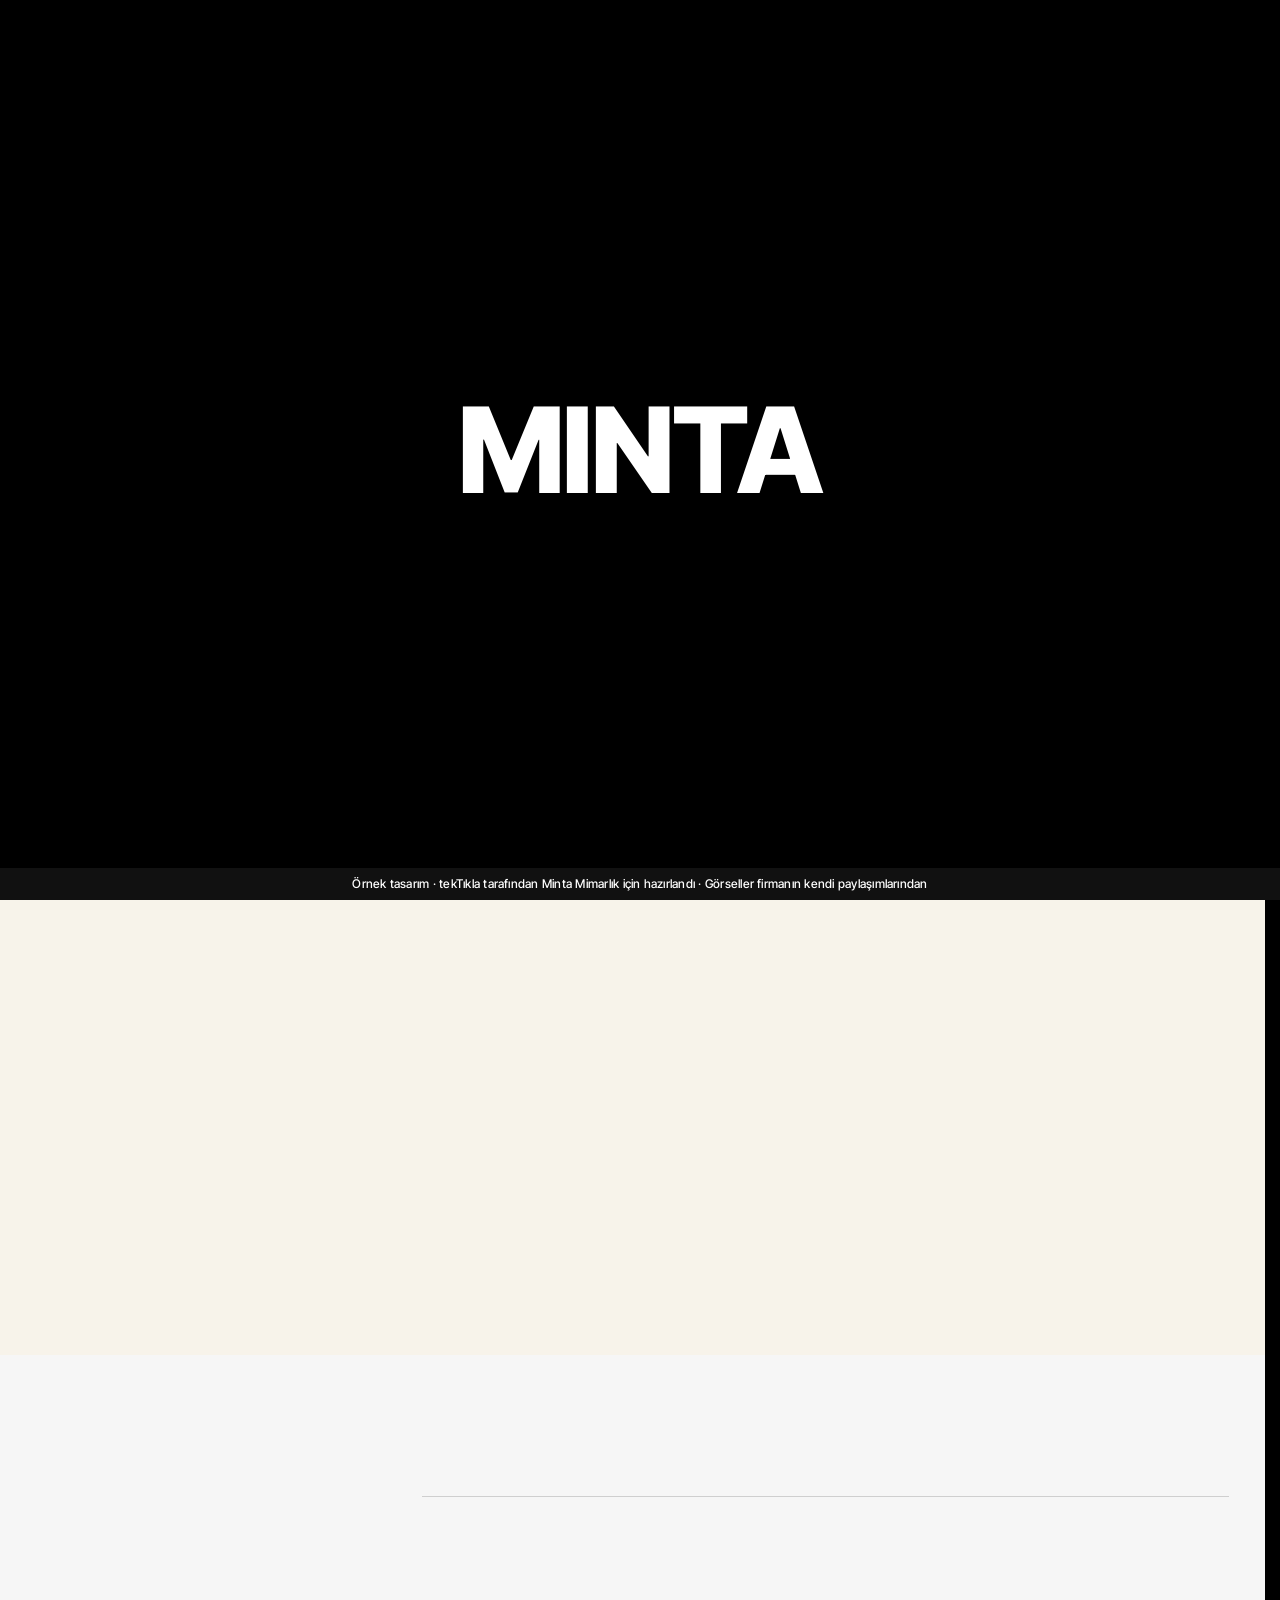
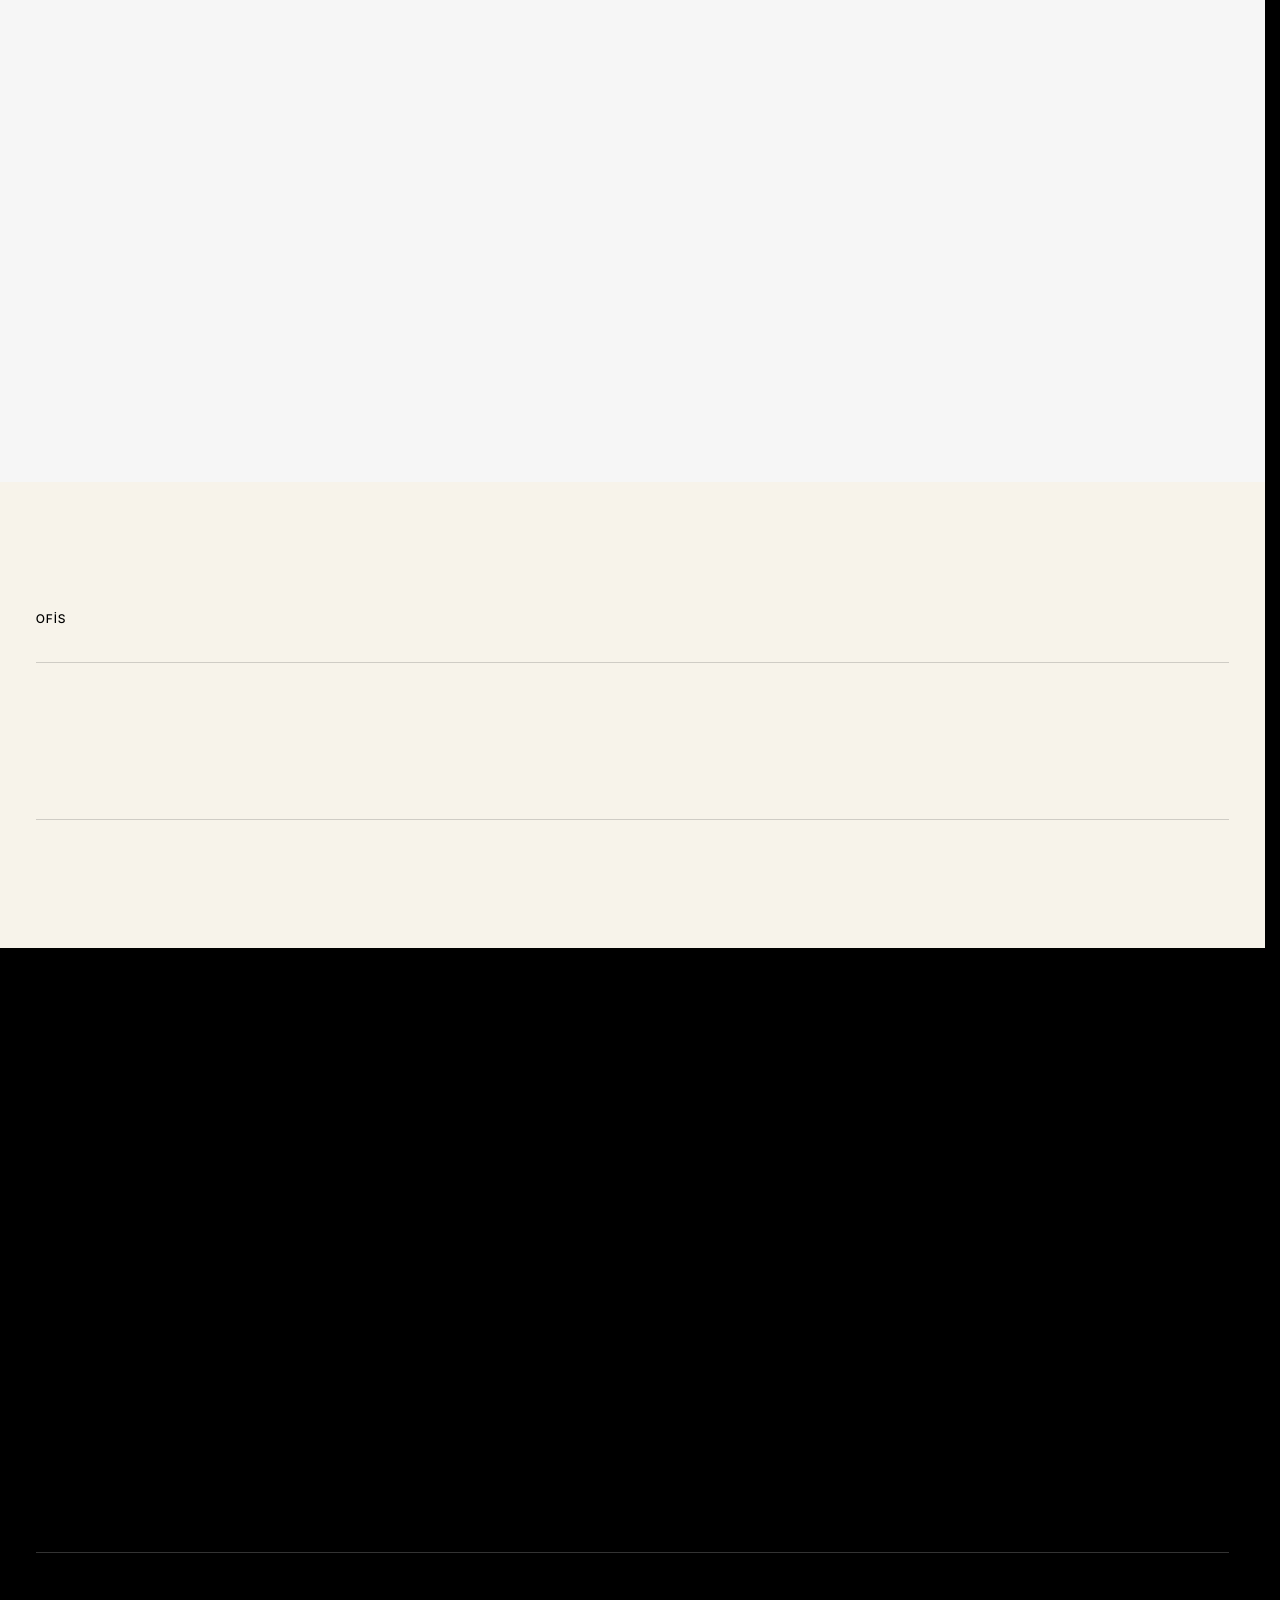
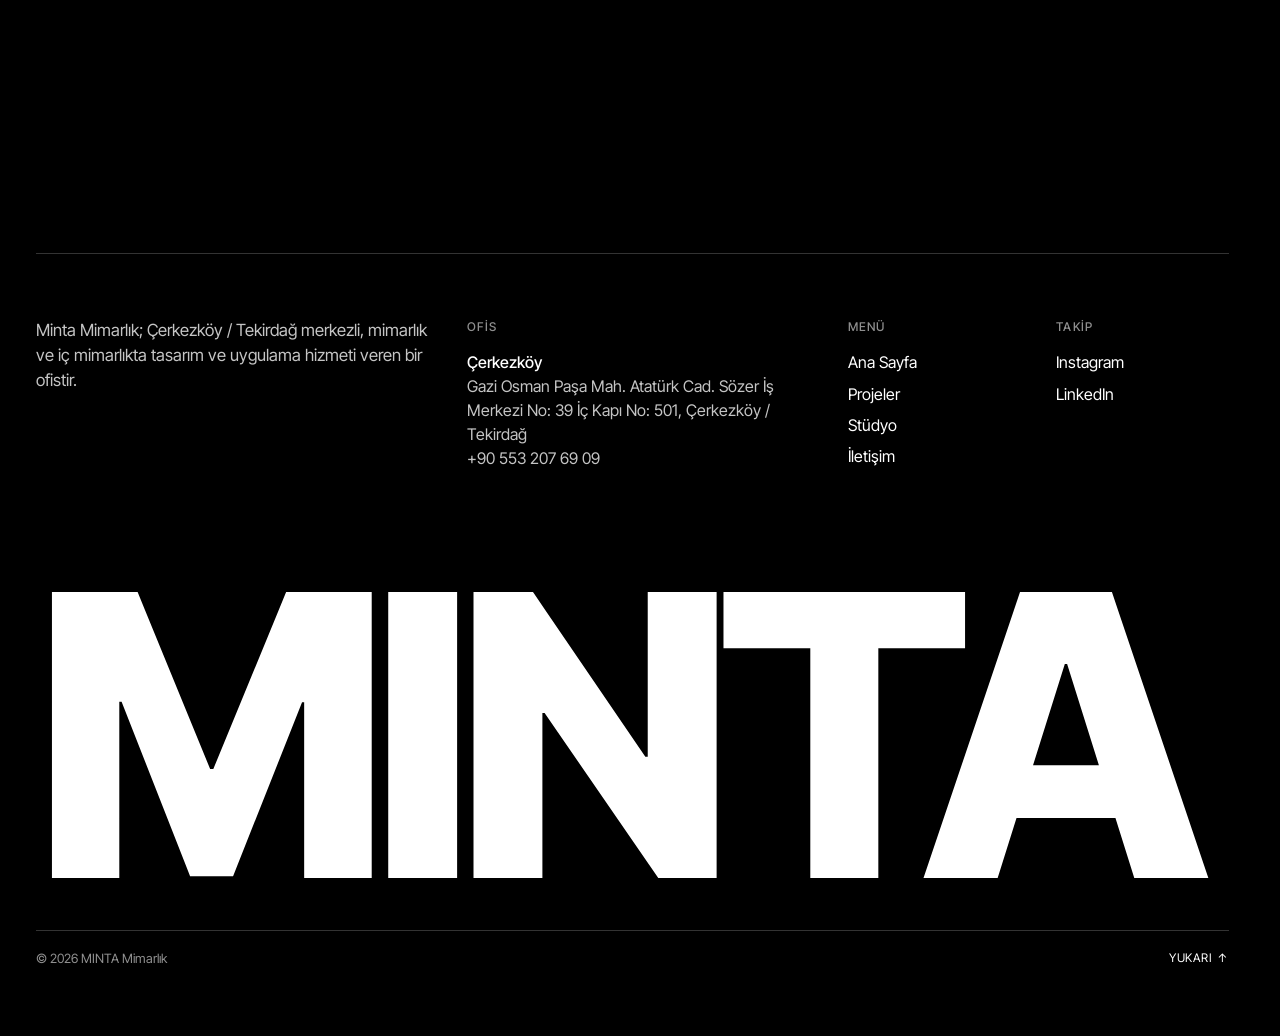
<file: studyo.html>
<!doctype html>
<html lang="tr">
<head>
<meta charset="utf-8">
<meta name="viewport" content="width=device-width, initial-scale=1">
<title>Minta Mimarlık — Çerkezköy, Tekirdağ</title>
<meta name="description" content="Minta Mimarlık: Çerkezköy, Tekirdağ merkezli mimarlık ve iç mimarlık ofisi. Konut, karma yapı, sanayi ve kamusal alan projelerinde tasarım ve uygulama.">
<meta property="og:title" content="Minta Mimarlık — Çerkezköy, Tekirdağ">
<meta property="og:description" content="Minta Mimarlık: Çerkezköy, Tekirdağ merkezli mimarlık ve iç mimarlık ofisi. Konut, karma yapı, sanayi ve kamusal alan projelerinde tasarım ve uygulama.">
<meta name="robots" content="noindex, nofollow">
<meta name="theme-color" content="#000000">
<link rel="icon" href="data:image/svg+xml,%3Csvg xmlns='http://www.w3.org/2000/svg' viewBox='0 0 32 32'%3E%3Crect width='32' height='32' fill='%23000'/%3E%3Cpath d='M9 23V9l7 9 7-9v14' fill='none' stroke='%23fff' stroke-width='2.4' stroke-linejoin='round'/%3E%3C/svg%3E">
<link rel="preconnect" href="https://fonts.googleapis.com">
<link rel="preconnect" href="https://fonts.gstatic.com" crossorigin>
<link href="https://fonts.googleapis.com/css2?family=Inter+Tight:wght@300;400;500;600;700;800&family=Newsreader:ital,opsz,wght@0,6..72,300;0,6..72,400;1,6..72,300&display=swap" rel="stylesheet">
<link rel="stylesheet" href="css/style.css">
<script src="js/boot.js"></script>
</head>
<body data-page="studio">

<!-- Açılış ekranı: siyah zeminde büyük marka yazısı; site yüklendikçe küçülür ve logonun yerine oturur -->
<div class="preloader" aria-hidden="true">
  <div class="preloader-bg"></div>
  <div class="preloader-mark"><span class="logo-a"></span></div>
</div>

<!-- Sayfanın tüm içeriği js/data.js dosyasından üretilir -->
<div class="page" id="page"><main id="main"></main></div>

<!-- Sayfa geçişinde sağdan giren pastel panel -->
<div class="tpanel" aria-hidden="true"></div>

<noscript><p style="padding:2rem;font-family:sans-serif">Bu siteyi görüntülemek için tarayıcınızda JavaScript açık olmalıdır.</p></noscript>

<script src="js/data.js"></script>
<script src="js/main.js"></script>
<script src="js/demo-serit.js"></script>
</body>
</html>
</file>
<file: css/style.css>
/* =====================================================================
   Mimarlık ofisi demo sitesi — tüm görünüm bu dosyadadır.
   İçerik (metin, fotoğraf) için js/data.js dosyasına bakın.
   ===================================================================== */

:root {
  --black: #000;
  --gray: #f6f6f6;
  --cream: #f7f3ea;

  --ease-out: cubic-bezier(0.22, 1, 0.36, 1);    /* girişler */
  --ease-io: cubic-bezier(0.65, 0, 0.35, 1);     /* geçişler */
  --ease-in: cubic-bezier(0.32, 0, 0.67, 0);     /* çıkışlar */

  --pad: clamp(16px, 2.8vw, 44px);
  --sans: "Inter Tight", system-ui, -apple-system, "Segoe UI", Roboto, Arial, sans-serif;
  --serif: "Newsreader", "Iowan Old Style", Georgia, "Times New Roman", serif;

  --panel: linear-gradient(90deg, #c5e5e5, #ebf0f0);
}

*, *::before, *::after { box-sizing: border-box; }

html {
  -webkit-text-size-adjust: 100%;
  overflow-x: hidden;      /* "clip" bilmeyen eski telefon tarayıcıları için yedek */
  overflow-x: clip;
  scrollbar-gutter: stable;
  background: #000;
}

body {
  margin: 0;
  overflow-x: clip;
  background: #000;
  color: #000;
  font-family: var(--sans);
  font-size: 16px;
  line-height: 1.5;
  -webkit-font-smoothing: antialiased;
  -moz-osx-font-smoothing: grayscale;
  text-rendering: optimizeLegibility;
}

h1, h2, h3, p, ul, ol, dl, dd, figure { margin: 0; padding: 0; }
ul, ol { list-style: none; }
a { color: inherit; text-decoration: none; }
button { font: inherit; color: inherit; background: none; border: 0; padding: 0; cursor: pointer; }
img, video, svg { display: block; max-width: 100%; }
:focus-visible { outline: 2px solid currentColor; outline-offset: 3px; }
::selection { background: #dfeea8; color: #000; }
a, button { -webkit-tap-highlight-color: transparent; }

html.is-loading, html.menu-open { overflow: hidden; }
/* Açılış perdesi kalkarken kaydırma çubuğu siyah zeminde beyaz şerit olarak görünmesin */
html.is-opening { scrollbar-color: #000 #000; }

/* ---------- Temalar ---------- */
.t-dark  { background: #000;          color: #fff; --fg: #fff; --bg: #000;          --line: rgba(255,255,255,.2); --mute: #8f8f8f; --ph: #161616; }
.t-light { background: var(--gray);   color: #000; --fg: #000; --bg: var(--gray);   --line: rgba(0,0,0,.16);      --mute: #6b6b6b; --ph: #dddbd5; }
.t-cream { background: var(--cream);  color: #000; --fg: #000; --bg: var(--cream);  --line: rgba(0,0,0,.16);      --mute: #6d6a62; --ph: #e2dccd; }

/* ---------- Ortak parçalar ---------- */
.label {
  font-size: .75rem;
  font-weight: 500;
  letter-spacing: .09em;
  text-transform: uppercase;
}
.mute { color: var(--mute); }

.btn {
  display: inline-flex;
  align-items: center;
  gap: .7em;
  padding: .95em 1.5em;
  border: 1px solid currentColor;
  border-radius: 50px;
  font-size: .76rem;
  font-weight: 500;
  letter-spacing: .08em;
  text-transform: uppercase;
  white-space: nowrap;
  transition: background-color .45s var(--ease-out), color .45s var(--ease-out);
}
.btn i { font-style: normal; transition: translate .45s var(--ease-out); }
@media (hover: hover) {
  .btn:hover { background: var(--fg); color: var(--bg); }
  .btn:hover i { translate: 5px 0; }
}

/* Görsel kutusu: görsel yüklenemezse düz renk yer tutucu kalır */
.media {
  display: block;
  position: relative;
  overflow: hidden;
  background: var(--ph, #161616);
}
.media img {
  position: absolute;
  inset: 0;
  width: 100%;
  height: 100%;
  object-fit: cover;
  opacity: 0;
  transition: opacity .9s ease;
}
.media img.is-loaded { opacity: 1; }
.media.is-broken img { display: none; }
.media.is-broken::after,
.media.is-empty::after {
  content: attr(data-ph);
  position: absolute;
  inset: 0;
  display: grid;
  place-items: center;
  color: var(--mute, #8f8f8f);
  font-size: .72rem;
  letter-spacing: .1em;
  text-transform: uppercase;
}

/* Kaydırdıkça beliren içerik */
.rv {
  opacity: 0;
  translate: 0 46px;
  transition: opacity 1.1s var(--ease-out) var(--d, 0s), translate 1.1s var(--ease-out) var(--d, 0s);
}
.rv.is-in { opacity: 1; translate: 0 0; }

.rv-blur img { filter: blur(16px); scale: 1.06; transition: opacity .9s ease, filter 1.4s var(--ease-out) var(--d, 0s), scale 1.4s var(--ease-out) var(--d, 0s); }
.rv-blur.is-in img { filter: blur(0); scale: 1; }

/* Maske içinden yükselen satır (hero başlığı ve büyük başlıklar) */
.mk {
  display: block;
  overflow: hidden;
  padding: .16em 0 .14em;      /* Türkçe noktalı/çengelli harfler kesilmesin */
  margin: -.16em 0 -.14em;
}
.mk > span {
  display: block;
  translate: 0 135%;
}
.mkw.is-in .mk > span {
  translate: 0 0;
  transition: translate 1.1s var(--ease-out) var(--d, 0s);
}
.mkw.is-in .mk:nth-child(2) > span { transition-delay: calc(var(--d, 0s) + .12s); }
.mkw.is-in .mk:nth-child(3) > span { transition-delay: calc(var(--d, 0s) + .24s); }

/* Elle çizilmiş görünümlü alt çizgi */
.uline { position: relative; white-space: nowrap; }
.uline::after {
  content: "";
  position: absolute;
  left: -.03em;
  right: -.03em;
  bottom: -.03em;
  height: .2em;
  background: currentColor;
  -webkit-mask: url("data:image/svg+xml,%3Csvg xmlns='http://www.w3.org/2000/svg' viewBox='0 0 200 12' preserveAspectRatio='none'%3E%3Cpath d='M2 7C40 2 70 10 110 6s60-3 88 1' fill='none' stroke='%23000' stroke-width='1.5' stroke-linecap='round' vector-effect='non-scaling-stroke'/%3E%3C/svg%3E") center / 100% 100% no-repeat;
          mask: url("data:image/svg+xml,%3Csvg xmlns='http://www.w3.org/2000/svg' viewBox='0 0 200 12' preserveAspectRatio='none'%3E%3Cpath d='M2 7C40 2 70 10 110 6s60-3 88 1' fill='none' stroke='%23000' stroke-width='1.5' stroke-linecap='round' vector-effect='non-scaling-stroke'/%3E%3C/svg%3E") center / 100% 100% no-repeat;
  clip-path: inset(0 100% 0 0);
  transition: clip-path 1.1s var(--ease-io) .5s;
}
.uline:nth-of-type(2)::after { transition-delay: .7s; }
.uline:nth-of-type(3)::after { transition-delay: .9s; }
.uline:nth-of-type(4)::after { transition-delay: 1.1s; }
.is-in .uline::after, .uline.is-in::after { clip-path: inset(0 0 0 0); }

.sec-head {
  display: flex;
  justify-content: space-between;
  align-items: baseline;
  gap: 16px;
  padding: 0 var(--pad);
  margin-bottom: clamp(22px, 2.6vw, 40px);
}

/* =====================================================================
   AÇILIŞ EKRANI
   Siyah ekranda büyük marka yazısı. Site yüklendikçe yazı küçülür,
   sonunda üst menüdeki logonun yerine oturur ve siyah perde kalkar.
   ===================================================================== */
.preloader {
  position: fixed;
  inset: 0;
  z-index: 2000;
  visibility: hidden;
  pointer-events: none;
  color: #fff;
}
html.is-loading .preloader, html.is-opening .preloader { visibility: visible; }
html.is-loading .preloader { pointer-events: auto; }
.preloader-bg { position: absolute; inset: 0; background: #000; }
html.is-opening .preloader-bg { opacity: 0; transition: opacity .75s var(--ease-io) .3s; }
.preloader-mark {
  position: absolute;
  top: 0; left: 0;
  line-height: 1;
  letter-spacing: -.02em;
  white-space: nowrap;
  transform-origin: 0 0;
  opacity: 0;
}
.preloader-mark .logo-a { display: block; }     /* üst menüdeki logoyla aynı kutu ölçüsü */
.preloader-mark.is-ready { opacity: 1; transition: opacity .5s ease; }
.preloader-mark.is-live { transition: opacity .5s ease, transform .4s linear; }
.preloader-mark.is-landing { transition: transform 1s var(--ease-io), color .75s var(--ease-io) .3s; }
/* Açılış sürerken gerçek logo gizlidir; küçülen yazı yerine oturunca görünür,
   hemen ardından ince kısım ("Mimarlık") yanında belirir */
html.is-loading .hdr .logo-a, html.is-opening .hdr .logo-a,
html.is-loading .hdr .logo-b, html.is-opening .hdr .logo-b { opacity: 0; }

/* =====================================================================
   SAYFA GEÇİŞİ
   ===================================================================== */
.tpanel {
  position: fixed;
  inset: 0;
  z-index: 1500;
  background: var(--panel);
  translate: 100% 0;
  visibility: hidden;
  pointer-events: none;
}
html.is-transitioning .page   { translate: -25% 0; transition: translate .4s var(--ease-io); }
html.is-transitioning .tpanel { translate: 0 0; visibility: visible; pointer-events: auto; transition: translate .4s var(--ease-io); }

html.mid-transition .page   { translate: 20% 0; }
html.mid-transition .tpanel { translate: 0 0; visibility: visible; pointer-events: auto; }

html.has-transitioned .page   { translate: 0 0; transition: translate .4s var(--ease-io); }
html.has-transitioned .tpanel { translate: -100% 0; visibility: visible; transition: translate .4s var(--ease-io); }

/* =====================================================================
   ÜST MENÜ
   ===================================================================== */
.hdr {
  position: fixed;
  top: 0; left: 0; right: 0;
  z-index: 600;
  display: flex;
  justify-content: space-between;
  align-items: flex-start;
  padding: clamp(14px, 1.7vw, 26px) var(--pad);
  color: #fff;
  pointer-events: none;
  transition: color .45s ease;
}
.hdr > * { pointer-events: auto; }
.hdr[data-theme="light"] { color: #000; }
html.menu-open .hdr { color: #fff; }

.logo {
  display: inline-flex;
  align-items: baseline;
  gap: .28em;
  font-size: clamp(1.7rem, 2.9vw, 3rem);
  line-height: 1;
  letter-spacing: -.02em;
  white-space: nowrap;
  transform-origin: 0 0;
  transition: scale .7s var(--ease-out);
}
.logo-a { font-weight: 800; }
.logo-b {
  font-weight: 300;
  transition: opacity .45s ease, translate .7s var(--ease-out);
}
.hdr.is-small .logo { scale: .56; }
.hdr.is-small .logo-b { opacity: 0; translate: -.4em 0; pointer-events: none; }

.pills { display: flex; gap: 6px; }
.pill {
  display: inline-flex;
  align-items: center;
  padding: .72em 1.25em;
  border-radius: 50px;
  background: rgba(140,140,140,.3);
  -webkit-backdrop-filter: blur(10px);
          backdrop-filter: blur(10px);
  font-size: .74rem;
  font-weight: 500;
  letter-spacing: .08em;
  text-transform: uppercase;
  line-height: 1.2;
  transition: background-color .4s var(--ease-out), color .4s var(--ease-out);
}
.hdr[data-theme="light"] .pill { background: rgba(0,0,0,.07); }
.hdr[data-theme="dark"] .pill.is-current { background: #fff; color: #000; }
.hdr[data-theme="light"] .pill.is-current { background: #000; color: #fff; }
@media (hover: hover) {
  .hdr[data-theme="dark"] .pill:hover { background: #fff; color: #000; }
  .hdr[data-theme="light"] .pill:hover { background: #000; color: #fff; }
}
.pill-menu { display: none; }
html.menu-open .hdr .pill-menu { background: #fff; color: #000; }

/* Mobil tam ekran menü */
.menu {
  position: fixed;
  inset: 0;
  z-index: 550;
  display: flex;
  flex-direction: column;
  justify-content: space-between;
  gap: 24px;
  padding: clamp(84px, min(22vw, 20vh), 150px) var(--pad) var(--pad);
  overflow-y: auto;
  overscroll-behavior: contain;
  background: #000;
  color: #fff;
  translate: 0 -100%;
  visibility: hidden;
  transition: translate .6s var(--ease-io), visibility 0s linear .6s;
}
html.menu-open .menu { translate: 0 0; visibility: visible; transition: translate .6s var(--ease-io); }
.menu-links a {
  display: block;
  font-size: clamp(2rem, min(13vw, 11vh), 5.5rem);
  font-weight: 700;
  line-height: 1;
  letter-spacing: -.02em;
  text-transform: uppercase;
  padding: .12em 0;
}
.menu-links .mk > span { transition: translate .4s var(--ease-in); }
html.menu-open .menu-links .mk > span { translate: 0 0; transition: translate .9s var(--ease-out) calc(.25s + var(--i, 0) * .07s); }
.menu-foot {
  display: flex;
  justify-content: space-between;
  align-items: flex-end;
  gap: 16px;
  padding-top: 20px;
  border-top: 1px solid rgba(255,255,255,.2);
  font-size: .85rem;
}

/* =====================================================================
   HERO
   ===================================================================== */
.hero {
  position: relative;
  height: 100vh;
  height: 100svh;
  min-height: 480px;
  display: grid;
  place-items: center;
  overflow: hidden;
  background: #000;
  color: #fff;
}
.hero-bg, .hero-slide, .hero-video, .hero-shade { position: absolute; inset: 0; }
.hero-bg { will-change: transform; }
.hero-slide {
  --ph: #000;
  opacity: 0;
  z-index: 0;
  transition: opacity 1s linear;
}
.hero-slide.is-prev   { opacity: 1; z-index: 1; transition: none; }
.hero-slide.is-active { opacity: 1; z-index: 2; }
.hero-slide.is-active img,
.hero-slide.is-prev img { animation: kenburns 7s linear forwards; }
@keyframes kenburns { from { scale: 1; } to { scale: 1.12; } }
.hero-video { width: 100%; height: 100%; object-fit: cover; }
.hero-shade {
  z-index: 3;
  background:
    linear-gradient(180deg, rgba(0,0,0,.5) 0%, rgba(0,0,0,0) 48%),
    linear-gradient(0deg, rgba(0,0,0,.35) 0%, rgba(0,0,0,0) 30%),
    rgba(0,0,0,.3);
}

.hero-title {
  position: relative;
  z-index: 4;
  display: grid;
  width: 100%;
  padding: 0 var(--pad);
  font-size: clamp(2.3rem, 7.5vw, 12rem);
  font-weight: 700;
  line-height: .9;
  letter-spacing: -.025em;
  text-align: center;
  text-transform: uppercase;
  will-change: transform;
}
.hl { grid-area: 1 / 1; display: block; pointer-events: none; }
.hl .mk > span { translate: 0 135%; }
.hl.is-active .mk > span {
  translate: 0 0;
  transition: translate 1s var(--ease-out) .4s;
}
.hl.is-active .mk:nth-child(2) > span { transition-delay: .6s; }     /* 2. satır 0.2 sn sonra */
.hl.is-leaving .mk > span {
  translate: 0 -135%;
  transition: translate .5s var(--ease-in);
}
.hl.is-leaving .mk:nth-child(2) > span { transition-delay: .2s; }

.hero-bar {
  position: absolute;
  z-index: 4;
  left: 0; right: 0; bottom: 0;
  display: grid;
  grid-template-columns: 1fr auto 1fr;
  align-items: end;
  gap: 16px;
  padding: var(--pad);
  font-size: .82rem;
  opacity: 0;
  transition: opacity 1.2s ease .9s;
}
.hero.is-started .hero-bar { opacity: 1; }
.hero-cap-text {
  max-width: 30em;
  transition: opacity .35s ease, translate .35s ease;
}
.hero-cap-text.is-out { opacity: 0; translate: 0 6px; }
.hero-dots { display: flex; gap: 6px; margin-top: 12px; }
.hero-dot {
  position: relative;
  width: 8px; height: 8px;
  border-radius: 8px;
  background: rgba(255,255,255,.4);
  transition: width .5s var(--ease-out);
}
.hero-dot::before { content: ""; position: absolute; inset: -18px -3px; }   /* dokunma alanı */
.hero-dot.is-active { width: 34px; }
.hero-dot.is-active::after {
  content: "";
  position: absolute; inset: 0;
  border-radius: inherit;
  background: #fff;
  transform-origin: 0 50%;
  animation: dot-fill 5s linear both;
}
@keyframes dot-fill { from { transform: scaleX(0); } to { transform: scaleX(1); } }

.hero-arrow {
  justify-self: center;
  display: grid;
  place-items: center;
  width: 44px; height: 44px;
  animation: blink 1.8s ease-in-out infinite;
}
.hero-arrow svg { width: 20px; height: 20px; }
@keyframes blink { 0%, 100% { opacity: 1; translate: 0 0; } 50% { opacity: .15; translate: 0 6px; } }

.hero-clocks {
  justify-self: end;
  display: flex;
  gap: 1.4em;
  font-variant-numeric: tabular-nums;
  letter-spacing: .06em;
  white-space: nowrap;
}
.hero-clocks b { font-weight: 600; margin-right: .45em; }
.colon { animation: colon 1s steps(1) infinite; }
@keyframes colon { 50% { opacity: .2; } }

/* =====================================================================
   MANİFESTO
   ===================================================================== */
.manifesto { padding: clamp(96px, 13vw, 230px) var(--pad) clamp(64px, 8vw, 130px); }
.manifesto-text {
  max-width: 21em;
  font-family: var(--serif);
  font-weight: 300;
  font-size: clamp(1.9rem, 4.5vw, 5.2rem);
  line-height: 1.1;
  letter-spacing: -.018em;
}
.manifesto-side {
  display: grid;
  grid-template-columns: minmax(0, 1fr) minmax(0, 27rem);
  margin-top: clamp(48px, 7vw, 120px);
}
.manifesto-note { grid-column: 2; }
.manifesto-note p { font-size: 1.05rem; margin-bottom: 1.6em; }

/* =====================================================================
   OFİS SAATLERİ
   ===================================================================== */
.clocks { padding: 0 0 clamp(72px, 10vw, 160px); }
.clocks-row {
  display: grid;
  grid-template-columns: repeat(var(--n, 3), minmax(0, 1fr));
  margin: 0 var(--pad);
  border-top: 1px solid var(--line);
  border-bottom: 1px solid var(--line);
}
.clock {
  display: flex;
  align-items: center;
  gap: clamp(14px, 1.8vw, 30px);
  padding: clamp(20px, 2.4vw, 38px) clamp(12px, 1.6vw, 28px);
  border-left: 1px solid var(--line);
}
.clock:first-child { border-left: 0; padding-left: 0; }
.clock-face { flex: none; width: clamp(64px, 7.4vw, 118px); height: auto; aspect-ratio: 1; overflow: visible; }
.clock-face .dial { fill: none; stroke: currentColor; stroke-width: 1; vector-effect: non-scaling-stroke; transition: fill .6s ease; }
.clock-face .tick { stroke: currentColor; stroke-width: 1; vector-effect: non-scaling-stroke; }
.clock-face .hand { stroke: currentColor; stroke-linecap: round; transform-origin: 50px 50px; }
.clock-face .hand-h { stroke-width: 2.4; }
.clock-face .hand-m { stroke-width: 1.6; }
.clock-face .hand-s { stroke-width: .8; }
.clock-face .pin { fill: currentColor; }
.clock.is-live .hand-s { transition: transform .35s cubic-bezier(.4, 2.2, .6, 1); }
.clock.is-live .hand-m, .clock.is-live .hand-h { transition: transform .35s ease; }
.clock.is-night .dial { fill: var(--fg); }
.clock.is-night .tick, .clock.is-night .hand { stroke: var(--bg); }
.clock.is-night .pin { fill: var(--bg); }
.clock-city { font-size: clamp(1.2rem, 1.9vw, 2rem); font-weight: 500; letter-spacing: -.01em; line-height: 1.1; }
.clock-time { margin-top: .35em; color: var(--mute); font-size: .86rem; font-variant-numeric: tabular-nums; letter-spacing: .06em; }

/* =====================================================================
   ÖNE ÇIKAN PROJELER (satır listesi + fareyle beliren görsel)
   ===================================================================== */
.feat { --pv: clamp(210px, 23vw, 370px); padding: clamp(72px, 10vw, 160px) 0; }
.feat-list { position: relative; border-top: 1px solid var(--line); }
.feat-row {
  display: block;
  padding: clamp(18px, 1.9vw, 30px) calc(var(--pv) + var(--pad) * 2) clamp(18px, 1.9vw, 30px) var(--pad);
  border-bottom: 1px solid var(--line);
  transition: background-color .35s ease;
}
.feat-txt {
  display: grid;
  grid-template-columns: minmax(0, 40%) minmax(0, 1fr);
  gap: var(--pad);
  align-items: baseline;
  transition: translate .6s var(--ease-out);
}
.feat-name { font-size: clamp(1.4rem, 2.5vw, 2.8rem); font-weight: 500; line-height: 1.08; letter-spacing: -.015em; }
.feat-desc { color: var(--mute); font-size: clamp(.95rem, 1.15vw, 1.2rem); transition: color .35s ease; }
.feat-thumb { display: none; }
.feat-preview {
  position: absolute;
  top: 0;
  right: var(--pad);
  z-index: 2;
  width: var(--pv);
  height: 0;
  pointer-events: none;
  transition: transform .7s var(--ease-out);
}
.feat-preview.no-anim { transition: none; }
.feat-preview .media {
  position: absolute;
  top: 0; right: 0;
  opacity: 0;
  scale: .93;
  transition: opacity .35s ease, scale .7s var(--ease-out);
}
.feat-preview .media.is-on { opacity: 1; scale: 1; }
.feat-preview .s0 { width: 100%; aspect-ratio: 4 / 3; }
.feat-preview .s1 { width: 72%;  aspect-ratio: 3 / 4; }
.feat-preview .s2 { width: 86%;  aspect-ratio: 1 / 1; }
.feat-more { display: flex; justify-content: flex-end; padding: clamp(28px, 3vw, 48px) var(--pad) 0; }

@media (hover: hover) and (min-width: 901px) {
  .feat-row:hover, .feat-row.is-on { background: #1b1b1b; }
  .feat-row:hover .feat-txt, .feat-row.is-on .feat-txt { translate: 12px 0; }
  .feat-row:hover .feat-desc, .feat-row.is-on .feat-desc { color: #c9c9c9; }
}
/* Dokunmatik / dar ekran: küçük görsel satırın içinde */
@media (hover: none), (max-width: 900px) {
  .feat-row {
    display: grid;
    grid-template-columns: minmax(0, 1fr) clamp(84px, 24vw, 150px);
    gap: 16px;
    align-items: center;
    padding-right: var(--pad);
  }
  .feat-row:active { background: #1b1b1b; }
  .feat-txt { display: block; }
  .feat-desc { display: block; margin-top: .45em; }
  .feat-thumb { display: block; aspect-ratio: 4 / 3; }
  .feat-preview { display: none; }
}

/* =====================================================================
   PROJE VİTRİNİ (büyük kartlar + İNCELE imleci)
   ===================================================================== */
.show { padding: clamp(72px, 10vw, 160px) var(--pad) clamp(90px, 12vw, 200px); }
.show-title {
  margin-top: clamp(10px, 1.4vw, 22px);
  font-size: clamp(3.4rem, 16.5vw, 24rem);
  font-weight: 700;
  line-height: .86;
  letter-spacing: -.035em;
  text-transform: uppercase;
}
.show-grid {
  display: grid;
  grid-template-columns: repeat(12, minmax(0, 1fr));
  column-gap: var(--pad);
  row-gap: clamp(48px, 7vw, 130px);
  margin-top: clamp(40px, 6vw, 110px);
}
.card { display: block; }
.card:nth-child(4n+1) { grid-column: 1 / 8; }
.card:nth-child(4n+2) { grid-column: 8 / 13; margin-top: clamp(60px, 13vw, 240px); }
.card:nth-child(4n+3) { grid-column: 2 / 7; }
.card:nth-child(4n+4) { grid-column: 7 / 13; margin-top: clamp(40px, 8vw, 150px); }
.card .media { aspect-ratio: 4 / 3; }
.card:nth-child(4n+2) .media, .card:nth-child(4n+3) .media { aspect-ratio: 4 / 5; }
.card .media img { transition: opacity .9s ease, scale 1.6s var(--ease-out); }
@media (hover: hover) { .card:hover .media img { scale: 1.05; } }
.card-meta { display: flex; justify-content: space-between; align-items: baseline; gap: 16px; margin-top: 14px; }
.card-title { font-size: clamp(1.25rem, 1.9vw, 2.1rem); font-weight: 500; line-height: 1.1; letter-spacing: -.01em; }
.card-sub { color: var(--mute); font-size: .9rem; white-space: nowrap; }
.card-cta {
  position: absolute;
  right: 12px; bottom: 12px;
  z-index: 2;
  display: none;
  padding: .7em 1.1em;
  border-radius: 50px;
  background: rgba(0,0,0,.35);
  -webkit-backdrop-filter: blur(10px);
          backdrop-filter: blur(10px);
  color: #fff;
  font-size: .68rem;
  font-weight: 600;
  letter-spacing: .1em;
}
@media (hover: none) { .card-cta { display: block; } }
.show-more { display: flex; justify-content: center; margin-top: clamp(56px, 8vw, 130px); }

/* İmleci izleyen yuvarlak */
.cursor {
  position: fixed;
  left: 0; top: 0;
  z-index: 900;
  width: 100px; height: 100px;
  margin: -50px 0 0 -50px;
  display: grid;
  place-items: center;
  border-radius: 50%;
  background: rgba(0,0,0,.28);
  -webkit-backdrop-filter: blur(10px);
          backdrop-filter: blur(10px);
  color: #fff;
  font-size: .72rem;
  font-weight: 600;
  letter-spacing: .1em;
  pointer-events: none;
  will-change: transform;
}
.cursor span { scale: 0; transition: scale .5s var(--ease-out); }
.cursor { scale: 0; transition: scale .5s var(--ease-out); }
.cursor.is-on, .cursor.is-on span { scale: 1; }
html.has-cursor [data-cursor], html.has-cursor [data-cursor] * { cursor: none; }

/* =====================================================================
   BÖLÜNMÜŞ SABİT BÖLÜM (fotoğraflar akar, metin sabit)
   ===================================================================== */
.split-row { display: grid; grid-template-columns: 1fr 1fr; }
.split-photos { position: relative; }
/* Fotoğrafların üstünde logo ve menü okunabilsin diye sabit, hafif bir gölge */
.split-photos::before {
  content: "";
  position: sticky;
  top: 0;
  z-index: 1;
  display: block;
  height: 140px;
  margin-bottom: -140px;
  background: linear-gradient(180deg, rgba(0,0,0,.42), rgba(0,0,0,0));
  pointer-events: none;
}
.split-photos .media { height: 100vh; height: 100svh; }
.split-photos .media + .media { margin-top: 2px; }
.split-text { position: relative; }
.split-sticky {
  position: sticky;
  top: 0;
  height: 100vh;
  height: 100svh;
  display: flex;
  flex-direction: column;
  justify-content: center;
  align-items: flex-start;
  padding: clamp(90px, 9vw, 150px) clamp(24px, 5.5vw, 100px);
}
.split-row.is-rev .split-photos { order: 2; }
.split-title {
  margin: .5em 0 .55em;
  font-family: var(--serif);
  font-weight: 300;
  font-size: clamp(2rem, 4vw, 4.6rem);
  line-height: 1.05;
  letter-spacing: -.02em;
}
.split-body { max-width: 30em; margin-bottom: 2em; color: #c4c4c4; font-size: 1.05rem; }
.split-count { margin-top: auto; padding-top: 2em; color: var(--mute); font-variant-numeric: tabular-nums; }
.split-sticky > .label:first-child { margin-top: auto; }

/* =====================================================================
   HİZMETLER
   ===================================================================== */
.svc { padding: clamp(80px, 11vw, 180px) var(--pad); }
.svc-grid { display: grid; grid-template-columns: minmax(0, 1fr) minmax(0, 2.3fr); gap: var(--pad); }
.svc-head h2 {
  margin-top: .5em;
  font-family: var(--serif);
  font-weight: 300;
  font-size: clamp(1.9rem, 3.3vw, 3.8rem);
  line-height: 1.05;
  letter-spacing: -.02em;
  max-width: 9em;
}
.svc-list { border-top: 1px solid var(--line); }
.svc-row {
  display: grid;
  grid-template-columns: 3.4rem minmax(0, 1.25fr) minmax(0, 1fr) auto;
  gap: 16px;
  align-items: baseline;
  padding: clamp(18px, 2vw, 30px) 0;
  border-bottom: 1px solid var(--line);
}
.svc-no { color: var(--mute); font-size: .8rem; font-variant-numeric: tabular-nums; letter-spacing: .06em; }
.svc-name { font-size: clamp(1.25rem, 2vw, 2.2rem); font-weight: 500; line-height: 1.1; letter-spacing: -.012em; transition: translate .6s var(--ease-out); }
.svc-desc { color: var(--mute); }
.svc-go { font-size: .76rem; font-weight: 500; letter-spacing: .08em; text-transform: uppercase; white-space: nowrap; }
.svc-go i { display: inline-block; font-style: normal; margin-left: .5em; transition: translate .6s var(--ease-out); }
@media (hover: hover) {
  a.svc-row:hover .svc-name { translate: 12px 0; }
  a.svc-row:hover .svc-go i { translate: 8px 0; }
}
/* Stüdyo sayfasındaki ayrıntılı hâli */
.svc-row.is-full { grid-template-columns: 3.4rem minmax(0, 1fr) minmax(0, 1.4fr); }
.svc-row.is-full .svc-desc { color: inherit; opacity: .78; }

/* =====================================================================
   HABERLER
   ===================================================================== */
.news { padding: clamp(80px, 11vw, 180px) 0; }
.news-grid {
  display: grid;
  grid-template-columns: repeat(4, minmax(0, 1fr));
  gap: clamp(12px, 1.4vw, 22px);
  padding: 0 var(--pad);
}
.news-card { display: block; }
.news-card .media { aspect-ratio: 4 / 5; }
.news-card .media img { transition: opacity .9s ease, filter 1.4s var(--ease-out), scale 1.6s var(--ease-out); }
@media (hover: hover) { a.news-card:hover .media img { scale: 1.05; } }
.news-meta { display: flex; justify-content: space-between; gap: 12px; margin-top: 14px; color: var(--mute); }
.news-title { margin-top: .5em; font-size: clamp(1.05rem, 1.35vw, 1.4rem); font-weight: 500; line-height: 1.22; letter-spacing: -.005em; }
.h-serif {
  font-family: var(--serif);
  font-weight: 300;
  font-size: clamp(1.9rem, 3.3vw, 3.8rem);
  line-height: 1.05;
  letter-spacing: -.02em;
}

/* =====================================================================
   FOOTER
   ===================================================================== */
.ftr { padding: clamp(72px, 9vw, 150px) var(--pad) var(--pad); overflow: hidden; }
.ftr-cta {
  display: flex;
  flex-wrap: wrap;
  justify-content: space-between;
  align-items: flex-end;
  gap: 28px;
  padding-bottom: clamp(56px, 7vw, 110px);
  margin-bottom: clamp(40px, 5vw, 72px);
  border-bottom: 1px solid var(--line);
}
.ftr-cta-text {
  max-width: 12em;
  font-family: var(--serif);
  font-weight: 300;
  font-size: clamp(2.2rem, 6vw, 7rem);
  line-height: 1;
  letter-spacing: -.025em;
}
.ftr-cols {
  display: grid;
  grid-template-columns: minmax(0, 1.6fr) minmax(0, 1.4fr) minmax(0, .7fr) minmax(0, .7fr);
  gap: clamp(28px, 4vw, 64px) var(--pad);
}
.ftr-about { max-width: 24em; font-size: 1.05rem; color: #c4c4c4; }
.ftr-col .label { color: var(--mute); margin-bottom: 1.2em; }
.ftr-col li { margin-bottom: .45em; }
.ftr-col a { transition: opacity .3s ease; }
@media (hover: hover) { .ftr-col a:hover { opacity: .6; } }
.ftr-office { margin-bottom: 1.1em; color: #c4c4c4; }
.ftr-office strong { color: #fff; font-weight: 500; }
.ftr-word {
  margin-top: clamp(48px, 7vw, 120px);
  font-weight: 800;
  line-height: .8;
  letter-spacing: -.04em;
  text-transform: uppercase;
  white-space: nowrap;
  font-size: 20vw;
  user-select: none;
}
.ftr-word span { display: inline-block; }
.ftr-base {
  display: flex;
  justify-content: space-between;
  align-items: center;
  gap: 16px;
  margin-top: clamp(24px, 3vw, 44px);
  padding-top: 18px;
  border-top: 1px solid var(--line);
  color: var(--mute);
  font-size: .8rem;
}
.ftr-top { text-transform: uppercase; letter-spacing: .08em; font-size: .74rem; color: #fff; }

/* =====================================================================
   PROJELER SAYFASI
   ===================================================================== */
.phead { padding: clamp(130px, 15vw, 250px) var(--pad) clamp(28px, 4vw, 60px); }
.phead-title {
  font-size: clamp(3.4rem, 16.5vw, 24rem);
  font-weight: 700;
  line-height: .86;
  letter-spacing: -.035em;
  text-transform: uppercase;
}
.phead-row { display: flex; justify-content: space-between; align-items: baseline; gap: 16px; margin-bottom: clamp(10px, 1.4vw, 22px); }
.pbar {
  display: flex;
  flex-wrap: wrap;
  justify-content: space-between;
  align-items: center;
  gap: 14px 24px;
  padding: 0 var(--pad) clamp(20px, 2.4vw, 36px);
}
.chips { display: flex; flex-wrap: wrap; gap: 6px; }
.chip {
  padding: .72em 1.25em;
  border-radius: 50px;
  background: rgba(0,0,0,.07);
  font-size: .74rem;
  font-weight: 500;
  letter-spacing: .08em;
  text-transform: uppercase;
  line-height: 1.2;
  transition: background-color .4s var(--ease-out), color .4s var(--ease-out);
}
.chip[aria-pressed="true"] { background: #000; color: #fff; }
@media (hover: hover) { .chip:hover { background: #000; color: #fff; } }
.chip sup { margin-left: .4em; font-size: .85em; opacity: .6; vertical-align: baseline; }

.plist { padding-bottom: clamp(80px, 11vw, 180px); min-height: 40vh; }
.pitem { animation: rise .9s var(--ease-out) both; animation-delay: calc(var(--i, 0) * 45ms); }
@keyframes rise { from { opacity: 0; translate: 0 30px; } to { opacity: 1; translate: 0 0; } }
.pitem-no, .pitem-cat, .pitem-year, .pitem-loc { color: var(--mute); }
.pitem-no, .pitem-year { font-variant-numeric: tabular-nums; }
.pitem-img img { transition: opacity .9s ease, scale 1.4s var(--ease-out); }
@media (hover: hover) { .pitem:hover .pitem-img img { scale: 1.06; } }
.pempty { padding: 40px var(--pad); color: var(--mute); }

/* Liste görünümü */
.plist[data-view="liste"] { border-top: 1px solid var(--line); }
.plist[data-view="liste"] .pitem {
  display: grid;
  grid-template-columns: 3rem minmax(0, 2.4fr) minmax(0, 1.5fr) minmax(0, 1fr) 4rem clamp(120px, 15vw, 240px);
  gap: 16px;
  align-items: center;
  padding: 12px var(--pad);
  border-bottom: 1px solid var(--line);
  transition: background-color .35s ease;
}
.plist[data-view="liste"] .pitem-title { font-size: clamp(1.3rem, 2.3vw, 2.5rem); font-weight: 500; line-height: 1.08; letter-spacing: -.015em; transition: translate .6s var(--ease-out); }
.plist[data-view="liste"] .pitem-img { aspect-ratio: 3 / 2; }
.plist[data-view="liste"] .pitem-sub { display: none; }
@media (hover: hover) {
  .plist[data-view="liste"] .pitem:hover { background: rgba(0,0,0,.05); }
  .plist[data-view="liste"] .pitem:hover .pitem-title { translate: 12px 0; }
}

/* Izgara görünümü */
.plist[data-view="izgara"] {
  display: grid;
  grid-template-columns: repeat(3, minmax(0, 1fr));
  gap: clamp(36px, 4vw, 70px) clamp(12px, 1.4vw, 22px);
  padding-left: var(--pad);
  padding-right: var(--pad);
}
.plist[data-view="izgara"] .pitem { display: flex; flex-direction: column; }
.plist[data-view="izgara"] .pitem-img { order: -1; aspect-ratio: 4 / 3; margin-bottom: 14px; }
.plist[data-view="izgara"] .pitem-title { font-size: clamp(1.2rem, 1.7vw, 1.8rem); font-weight: 500; line-height: 1.1; letter-spacing: -.01em; }
.plist[data-view="izgara"] .pitem-no,
.plist[data-view="izgara"] .pitem-loc,
.plist[data-view="izgara"] .pitem-cat,
.plist[data-view="izgara"] .pitem-year { display: none; }
.plist[data-view="izgara"] .pitem-sub { margin-top: .3em; color: var(--mute); font-size: .9rem; }

/* =====================================================================
   PROJE DETAY SAYFASI
   ===================================================================== */
.pcover {
  position: relative;
  height: 100vh;
  height: 100svh;
  min-height: 480px;
  display: flex;
  align-items: flex-end;
  overflow: hidden;
}
.pcover > .media { position: absolute; inset: 0; --ph: #111; }
.pcover > .media img { animation: kenburns 14s linear forwards; }
.pcover::after {
  content: "";
  position: absolute; inset: 0;
  background:
    linear-gradient(180deg, rgba(0,0,0,.45) 0%, rgba(0,0,0,0) 35%),
    linear-gradient(0deg, rgba(0,0,0,.7) 0%, rgba(0,0,0,0) 60%),
    rgba(0,0,0,.15);
}
.pcover-in { position: relative; z-index: 2; width: 100%; padding: var(--pad); }
.pcover-title {
  margin-top: .12em;
  font-size: clamp(2.6rem, 9vw, 13rem);
  font-weight: 700;
  line-height: .98;     /* birden çok satıra bölünebilir; Türkçe noktalar üst satıra değmesin */
  letter-spacing: -.03em;
  text-transform: uppercase;
}
.pcover-foot { display: flex; justify-content: space-between; align-items: flex-end; gap: 16px; margin-top: clamp(16px, 2vw, 30px); font-size: .9rem; }
.pcover-foot p { max-width: 34em; font-size: clamp(1rem, 1.3vw, 1.3rem); }

.pinfo { display: grid; grid-template-columns: minmax(0, 1fr) minmax(0, 2fr); gap: clamp(40px, 6vw, 100px) var(--pad); padding: clamp(72px, 10vw, 160px) var(--pad); }
.pfacts { border-top: 1px solid var(--line); align-self: start; }
.pfacts div { display: grid; grid-template-columns: 7.5em minmax(0, 1fr); gap: 12px; padding: 13px 0; border-bottom: 1px solid var(--line); }
.pfacts dt { color: var(--mute); }
.pfacts a { text-decoration: underline; text-underline-offset: 3px; text-decoration-thickness: 1px; }
.ptext-lead {
  font-family: var(--serif);
  font-weight: 300;
  font-size: clamp(1.6rem, 3vw, 3.3rem);
  line-height: 1.12;
  letter-spacing: -.015em;
  margin-bottom: 1.1em;
}
.ptext p + p { margin-top: 1.1em; }
.ptext-body { max-width: 38em; font-size: 1.08rem; line-height: 1.6; }

.pgal { display: grid; grid-template-columns: repeat(2, minmax(0, 1fr)); gap: clamp(12px, 1.4vw, 22px); padding: 0 var(--pad) clamp(80px, 11vw, 180px); }
.pgal .media { aspect-ratio: 4 / 5; }
.pgal .media.is-wide { grid-column: 1 / -1; aspect-ratio: 16 / 9; }
/* Yatay render ve animasyonlar: kırpılmadan yatay kutuda */
.pgal .media.is-land { aspect-ratio: 4 / 3; }
.pgal .media.is-video { aspect-ratio: 16 / 9; --ph: #000; }
.pgal .media.is-video video { position: absolute; inset: 0; width: 100%; height: 100%; object-fit: cover; display: block; }

.pnext {
  position: relative;
  display: flex;
  flex-direction: column;
  justify-content: flex-end;
  min-height: 86vh;
  overflow: hidden;
  padding: var(--pad);
}
.pnext > .media { position: absolute; inset: 0; --ph: #111; }
.pnext > .media img { transition: opacity .9s ease, scale 2s var(--ease-out); }
@media (hover: hover) { .pnext:hover > .media img { scale: 1.05; } }
.pnext::after { content: ""; position: absolute; inset: 0; background: rgba(0,0,0,.45); transition: background-color .6s ease; }
@media (hover: hover) { .pnext:hover::after { background: rgba(0,0,0,.3); } }
.pnext > * { position: relative; z-index: 2; }
.pnext > .media { position: absolute; z-index: 0; }
.pnext-title {
  margin-top: .1em;
  font-size: clamp(2.6rem, 9vw, 13rem);
  font-weight: 700;
  line-height: .98;     /* birden çok satıra bölünebilir; Türkçe noktalar üst satıra değmesin */
  letter-spacing: -.03em;
  text-transform: uppercase;
}

.notfound { min-height: 100vh; display: flex; flex-direction: column; justify-content: center; align-items: flex-start; gap: 24px; padding: 140px var(--pad) 80px; }

/* =====================================================================
   STÜDYO SAYFASI
   ===================================================================== */
.shead { padding: clamp(140px, 16vw, 260px) var(--pad) clamp(64px, 8vw, 130px); }
.shead-title {
  margin-top: .5em;
  max-width: 17em;
  font-family: var(--serif);
  font-weight: 300;
  font-size: clamp(2.1rem, 5.4vw, 6.4rem);
  line-height: 1.04;
  letter-spacing: -.022em;
}
.sabout { display: grid; grid-template-columns: 1fr 1fr; gap: var(--pad); padding: 0 var(--pad) clamp(72px, 10vw, 160px); align-items: start; }
.sabout .media { aspect-ratio: 4 / 5; }
.sabout-text { position: sticky; top: 110px; padding-left: clamp(0px, 4vw, 80px); }
.sabout-text p { max-width: 34em; font-size: 1.1rem; line-height: 1.6; }
.sabout-text p + p { margin-top: 1.1em; }
.stats { display: grid; grid-template-columns: repeat(2, minmax(0, 1fr)); gap: 0 var(--pad); margin-top: clamp(36px, 4vw, 64px); border-top: 1px solid var(--line); }
.stat { padding: 18px 0; border-bottom: 1px solid var(--line); }
.stat b { display: block; font-size: clamp(2.2rem, 4.4vw, 4.8rem); font-weight: 700; line-height: 1; letter-spacing: -.03em; }
.stat span { display: block; margin-top: .4em; color: var(--mute); font-size: .9rem; }

.team { padding: clamp(80px, 11vw, 180px) var(--pad); }
.team-grid { display: grid; grid-template-columns: repeat(3, minmax(0, 1fr)); gap: clamp(32px, 4vw, 64px) clamp(12px, 1.4vw, 22px); margin-top: clamp(28px, 3.4vw, 56px); }
.person .media { aspect-ratio: 4 / 5; margin-bottom: 14px; }
.person .media.is-empty::after { font-family: var(--serif); font-weight: 300; font-size: clamp(2.6rem, 5vw, 5rem); letter-spacing: 0; color: rgba(0,0,0,.35); }
.person-name { font-size: clamp(1.1rem, 1.5vw, 1.5rem); font-weight: 500; line-height: 1.15; }
.person-role { color: var(--mute); font-size: .92rem; margin-top: .2em; }

.contact { padding: clamp(96px, 12vw, 200px) var(--pad) clamp(72px, 9vw, 140px); }
.contact-title {
  margin: .4em 0 .5em;
  font-family: var(--serif);
  font-weight: 300;
  font-size: clamp(2.4rem, 7vw, 8.4rem);
  line-height: .98;
  letter-spacing: -.028em;
  max-width: 11em;
}
.contact-mail {
  display: inline-block;
  font-size: clamp(1.25rem, 3vw, 3.2rem);
  font-weight: 500;
  letter-spacing: -.015em;
  line-height: 1.2;
  background: linear-gradient(currentColor, currentColor) 0 100% / 100% 1px no-repeat;
  transition: background-size .6s var(--ease-io);
  overflow-wrap: anywhere;
}
@media (hover: hover) { .contact-mail:hover { background-size: 0 1px; background-position: 100% 100%; } }
.contact-phone { display: block; margin-top: .8em; color: #c4c4c4; font-size: 1.1rem; }
.contact-offices { display: grid; grid-template-columns: repeat(3, minmax(0, 1fr)); gap: var(--pad); margin-top: clamp(56px, 7vw, 110px); padding-top: 22px; border-top: 1px solid var(--line); }
.contact-offices h3 { font-size: 1.25rem; font-weight: 500; margin-bottom: .5em; }
.contact-offices p { color: #c4c4c4; }
.ftr.is-plain { padding-top: clamp(28px, 4vw, 56px); }
.ftr.is-plain .ftr-cols { padding-top: clamp(40px, 5vw, 72px); border-top: 1px solid var(--line); }


/* =====================================================================
   MOBİL / TABLET
   ===================================================================== */
@media (max-width: 1100px) {
  .news-grid { grid-template-columns: repeat(2, minmax(0, 1fr)); row-gap: clamp(32px, 5vw, 56px); }
  .ftr-cols { grid-template-columns: 1fr 1fr; }
  .svc-row { grid-template-columns: 2.6rem minmax(0, 1fr) auto; }
  .svc-row .svc-desc { grid-column: 2 / -1; grid-row: 2; }
  .svc-row.is-full { grid-template-columns: 2.6rem minmax(0, 1fr); }
  .svc-row.is-full .svc-desc { grid-column: 2; }
}

@media (max-width: 900px) {
  .pills { display: none; }
  .pill-menu { display: inline-flex; }

  .hero-title { font-size: clamp(2.2rem, min(11.4vw, 19vh), 6rem); }
  .hero-bar { grid-template-columns: 1fr auto; align-items: end; row-gap: 14px; font-size: .76rem; }
  .hero-cap { grid-column: 1 / -1; }
  .hero-arrow { justify-self: start; width: 40px; height: 40px; margin: -8px 0 -8px -10px; order: 2; }
  .hero-clocks { order: 3; gap: 1em; }

  .manifesto-side { grid-template-columns: 1fr; }
  .manifesto-note { grid-column: 1; }

  .clocks-row { display: flex; margin: 0; padding: 0 var(--pad); overflow-x: auto; scroll-snap-type: x mandatory; scrollbar-width: none; }
  .clocks-row::-webkit-scrollbar { display: none; }
  .clock { flex: 0 0 68%; scroll-snap-align: start; padding-left: 16px; }
  .clock:first-child { padding-left: 0; }
  .clock-face { width: 72px; }

  .show-grid { display: block; }
  .card { margin-top: 44px !important; }
  .card .media { aspect-ratio: 4 / 3 !important; }
  .card:nth-child(even) .media { aspect-ratio: 4 / 5 !important; }

  .split-row { grid-template-columns: 1fr; }
  .split-row.is-rev .split-photos { order: 0; }
  .split-text { order: -1; }
  .split-sticky { position: static; height: auto; padding: clamp(72px, 16vw, 120px) var(--pad) clamp(40px, 9vw, 64px); }
  .split-sticky > .label:first-child { margin-top: 0; }
  .split-count { display: none; }
  .split-photos .media { height: 78vw; }
  .split-photos::before { display: none; }

  .svc-grid { grid-template-columns: 1fr; gap: 32px; }
  .svc-head h2 { max-width: none; }

  .plist[data-view="liste"] .pitem { grid-template-columns: minmax(0, 1fr) clamp(96px, 28vw, 180px); padding-top: 14px; padding-bottom: 14px; }
  .plist[data-view="liste"] .pitem-no,
  .plist[data-view="liste"] .pitem-loc,
  .plist[data-view="liste"] .pitem-cat,
  .plist[data-view="liste"] .pitem-year { display: none; }
  .plist[data-view="liste"] .pitem-sub { display: block; margin-top: .35em; color: var(--mute); font-size: .85rem; }
  .plist[data-view="liste"] .pitem-img { grid-column: 2; grid-row: 1 / span 2; }
  .plist[data-view="liste"] .pitem { row-gap: 0; }
  .plist[data-view="liste"] .pitem-title { align-self: end; }
  .plist[data-view="liste"] .pitem-sub { align-self: start; }
  .pbar { flex-wrap: nowrap; flex-direction: column; align-items: stretch; }
  .chips[data-cats] {
    flex-wrap: nowrap;
    overflow-x: auto;
    margin: 0 calc(var(--pad) * -1);
    padding: 0 var(--pad);
    scrollbar-width: none;
  }
  .chips[data-cats]::-webkit-scrollbar { display: none; }
  .chips .chip { flex: none; }
  .plist[data-view="izgara"] { grid-template-columns: repeat(2, minmax(0, 1fr)); }

  .pinfo { grid-template-columns: 1fr; }
  .pcover-foot { flex-direction: column; align-items: flex-start; }

  .sabout { grid-template-columns: 1fr; gap: 36px; }
  .sabout-text { position: static; padding-left: 0; }
  .team-grid { grid-template-columns: repeat(2, minmax(0, 1fr)); }
  .contact-offices { grid-template-columns: 1fr; gap: 24px; }
}

@media (max-width: 640px) {
  .news-grid {
    display: flex;
    overflow-x: auto;
    scroll-snap-type: x mandatory;
    scroll-padding-left: var(--pad);
    scrollbar-width: none;
  }
  .news-grid::-webkit-scrollbar { display: none; }
  .news-grid { gap: 16px; }
  .news-card { flex: 0 0 76%; scroll-snap-align: start; }
  .ftr-cols { grid-template-columns: 1fr; }
  .ftr-base { flex-wrap: wrap; }
  .plist[data-view="izgara"] { grid-template-columns: 1fr; }
  .pgal { grid-template-columns: 1fr; }
  .pgal .media.is-wide { aspect-ratio: 4 / 3; }
  .card-meta { flex-direction: column; gap: 2px; }
  .sec-head { flex-wrap: wrap; }
}

/* =====================================================================
   DOKUNMATİK EKRAN: rahat basılabilir alanlar
   ===================================================================== */
@media (hover: none), (max-width: 900px) {
  .pill { min-height: 40px; padding-top: 0; padding-bottom: 0; }
  .chip { display: inline-flex; align-items: center; min-height: 40px; padding-top: 0; padding-bottom: 0; }
  .chip sup { font-size: .95em; }
  .card-cta { font-size: .72rem; }
  .ftr-col li { margin-bottom: 0; }
  .ftr-col li a, .ftr-office a { display: inline-block; padding: .5em 0; }
  .ftr-top { padding: .9em 0 .9em 1.2em; }
  .pfacts a { display: inline-block; padding: .45em 0; margin: -.45em 0; }
  .contact-phone { padding: .5em 0; margin-top: .4em; }
  .btn:active, .chip:active, .pill:active { opacity: .65; }
}

/* Yatay tutulan telefon gibi alçak ekranlar */
@media (max-height: 520px) {
  .hero, .pcover { min-height: 340px; }
}

/* =====================================================================
   HAREKETİ AZALT (işletim sistemi ayarı)
   ===================================================================== */
@media (prefers-reduced-motion: reduce) {
  *, *::before, *::after {
    animation-duration: .01ms !important;
    animation-iteration-count: 1 !important;
    animation-delay: 0s !important;
    transition-duration: .01ms !important;
    transition-delay: 0s !important;
    scroll-behavior: auto !important;
  }
  .rv { opacity: 1; translate: none; }
  .rv-blur img { filter: none; scale: 1; }
  .uline::after { clip-path: none; }
  .hero-slide img, .pcover > .media img, .hero-arrow, .colon { animation: none !important; }
  .hero-dot.is-active::after { animation: none !important; transform: none; }
  .hero-bg, .hero-title { transform: none !important; }
}
</file>
